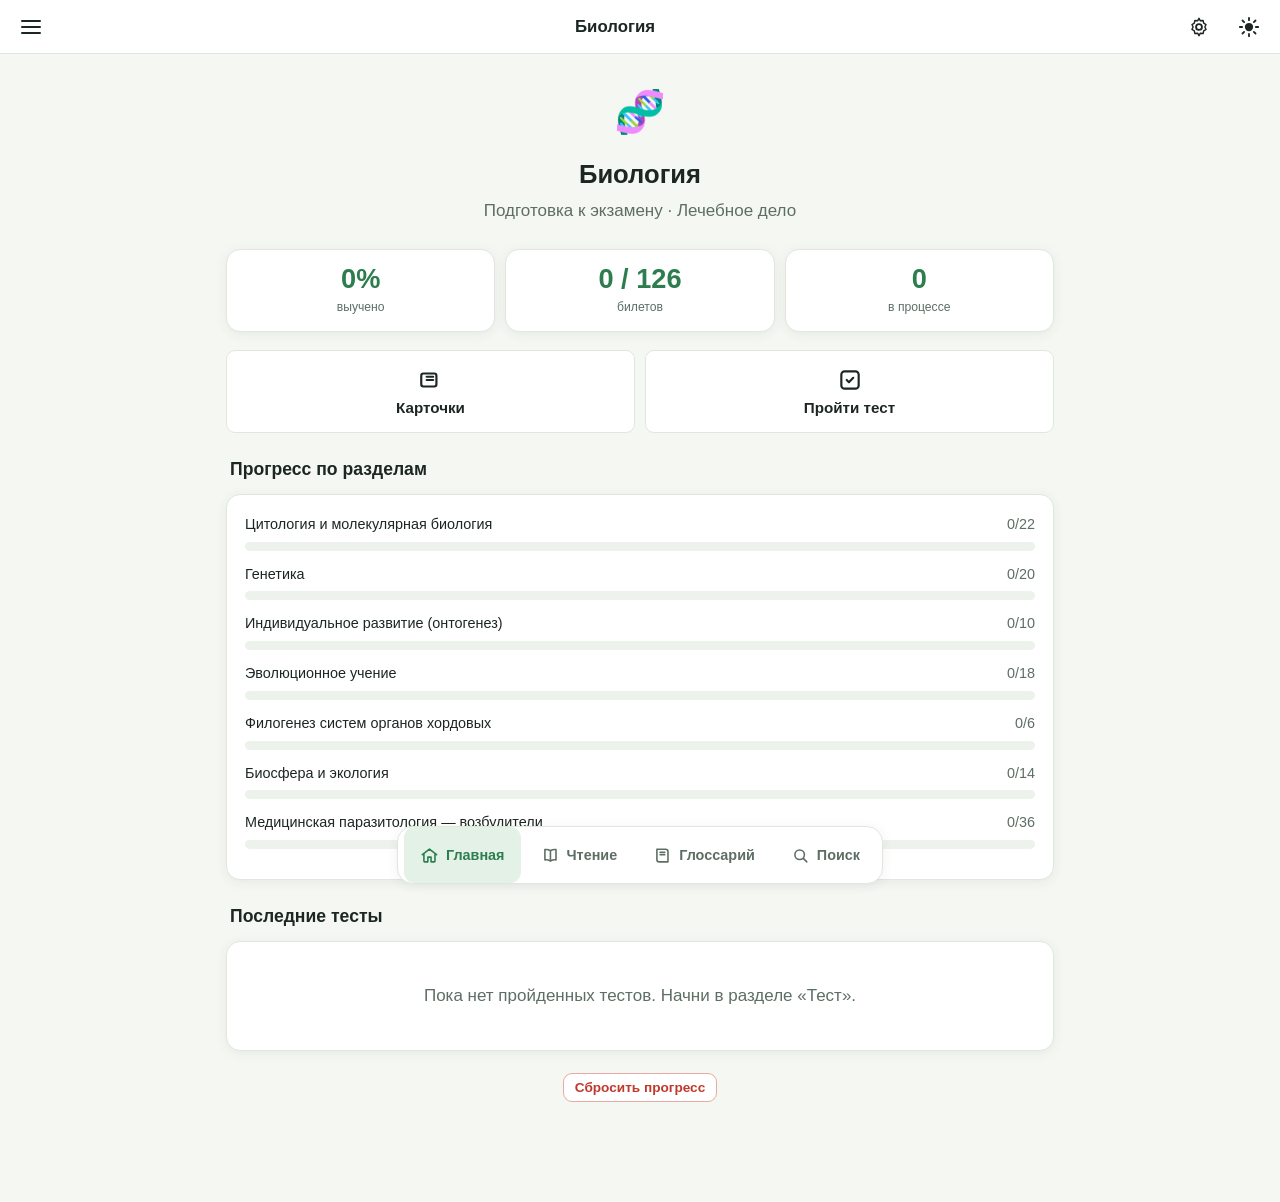
<file: index.html>
<!DOCTYPE html>
<html lang="ru">
<head>
  <meta charset="UTF-8" />
  <meta name="viewport" content="width=device-width, initial-scale=1.0, viewport-fit=cover" />
  <meta name="description" content="Тренажёр для подготовки к экзамену по биологии: чтение, карточки, тесты, поиск." />
  <meta name="theme-color" content="#2e7d4f" />
  <title>Биология · подготовка к экзамену</title>

  <!-- PWA -->
  <link rel="manifest" href="manifest.webmanifest" />
  <link rel="icon" type="image/svg+xml" href="icon.svg" />
  <link rel="icon" type="image/png" sizes="192x192" href="icons/icon-192.png" />
  <link rel="apple-touch-icon" href="icons/apple-touch-icon.png" />
  <meta name="apple-mobile-web-app-capable" content="yes" />
  <meta name="mobile-web-app-capable" content="yes" />
  <meta name="apple-mobile-web-app-status-bar-style" content="default" />
  <meta name="apple-mobile-web-app-title" content="Биология" />

  <link rel="stylesheet" href="styles.css" />
</head>
<body>
  <!-- ── Шапка ─────────────────────────────────────────── -->
  <header class="topbar">
    <button class="icon-btn nav-toggle" id="navToggle" aria-label="Список билетов" aria-expanded="false">
      <svg viewBox="0 0 24 24" width="24" height="24" aria-hidden="true"><path d="M3 6h18M3 12h18M3 18h18" stroke="currentColor" stroke-width="2" stroke-linecap="round"/></svg>
    </button>
    <div class="topbar-title" id="topbarTitle">Биология</div>
    <button class="icon-btn settings-toggle" id="settingsToggle" aria-label="Настройки">
      <svg viewBox="0 0 24 24" width="22" height="22" aria-hidden="true"><circle cx="12" cy="12" r="3.2" fill="none" stroke="currentColor" stroke-width="2"/><path d="M12 2.6l1.5 2.6 3-.4 .6 3 2.6 1.5-1.3 2.7 1.3 2.7-2.6 1.5-.6 3-3-.4L12 21.4 10.5 18.8l-3 .4-.6-3L4.3 14.7l1.3-2.7-1.3-2.7 2.6-1.5 .6-3 3 .4Z" fill="none" stroke="currentColor" stroke-width="1.6" stroke-linejoin="round"/></svg>
    </button>
    <button class="icon-btn theme-toggle" id="themeToggle" aria-label="Сменить тему">
      <svg class="i-sun" viewBox="0 0 24 24" width="22" height="22" aria-hidden="true"><circle cx="12" cy="12" r="4.5" fill="currentColor"/><g stroke="currentColor" stroke-width="2" stroke-linecap="round"><path d="M12 2v2.5M12 19.5V22M2 12h2.5M19.5 12H22M4.9 4.9l1.8 1.8M17.3 17.3l1.8 1.8M19.1 4.9l-1.8 1.8M6.7 17.3l-1.8 1.8"/></g></svg>
      <svg class="i-moon" viewBox="0 0 24 24" width="22" height="22" aria-hidden="true"><path d="M21 12.8A8.5 8.5 0 1 1 11.2 3a6.5 6.5 0 0 0 9.8 9.8Z" fill="currentColor"/></svg>
    </button>
  </header>

  <!-- ── Drawer навигации ──────────────────────────────── -->
  <div class="drawer-scrim" id="drawerScrim" hidden></div>
  <aside class="drawer" id="drawer" aria-hidden="true">
    <div class="drawer-head">
      <div class="seg" role="tablist" aria-label="Вид списка">
        <button class="seg-btn is-active" id="navBySection" role="tab" aria-selected="true">По разделам</button>
        <button class="seg-btn" id="navByNumber" role="tab" aria-selected="false">По билетам</button>
      </div>
    </div>
    <nav class="drawer-list" id="drawerList" aria-label="Навигация по билетам"><!-- наполняется JS --></nav>
  </aside>

  <!-- ── Контент ───────────────────────────────────────── -->
  <main class="main" id="main">
    <section class="view" id="view-home" hidden></section>
    <section class="view" id="view-read" hidden></section>
    <section class="view" id="view-cards" hidden></section>
    <section class="view" id="view-quiz" hidden></section>
    <section class="view" id="view-search" hidden></section>
    <section class="view" id="view-gloss" hidden></section>

    <div class="loading" id="loading">
      <div class="spinner" aria-hidden="true"></div>
      <p>Загружаю конспект…</p>
    </div>
  </main>

  <!-- ── Нижний таб-бар / верхняя навигация ────────────── -->
  <nav class="tabbar" id="tabbar" aria-label="Режимы">
    <button class="tab" data-mode="home"   aria-label="Главная">
      <svg viewBox="0 0 24 24" aria-hidden="true"><path d="M3 11l9-7 9 7M5 10v9a1 1 0 0 0 1 1h4v-6h4v6h4a1 1 0 0 0 1-1v-9" fill="none" stroke="currentColor" stroke-width="2" stroke-linejoin="round" stroke-linecap="round"/></svg>
      <span>Главная</span>
    </button>
    <button class="tab" data-mode="read"   aria-label="Чтение">
      <svg viewBox="0 0 24 24" aria-hidden="true"><path d="M12 6c-2-1.3-4.5-1.8-7-1.5v13c2.5-.3 5 .2 7 1.5 2-1.3 4.5-1.8 7-1.5v-13c-2.5-.3-5 .2-7 1.5Zm0 0v13" fill="none" stroke="currentColor" stroke-width="2" stroke-linejoin="round" stroke-linecap="round"/></svg>
      <span>Чтение</span>
    </button>
    <button class="tab" data-mode="gloss" aria-label="Глоссарий">
      <svg viewBox="0 0 24 24" aria-hidden="true"><path d="M5 4h11a3 3 0 0 1 3 3v13H8a3 3 0 0 1-3-3V4Z" fill="none" stroke="currentColor" stroke-width="2" stroke-linejoin="round"/><path d="M9 8h6M9 11h6" stroke="currentColor" stroke-width="2" stroke-linecap="round"/></svg>
      <span>Глоссарий</span>
    </button>
    <button class="tab" data-mode="search" aria-label="Поиск">
      <svg viewBox="0 0 24 24" aria-hidden="true"><circle cx="11" cy="11" r="6" fill="none" stroke="currentColor" stroke-width="2"/><path d="M16 16l4 4" stroke="currentColor" stroke-width="2" stroke-linecap="round"/></svg>
      <span>Поиск</span>
    </button>
  </nav>

  <script src="vendor/marked.min.js"></script>
  <script type="module" src="js/app.js"></script>
</body>
</html>
</file>
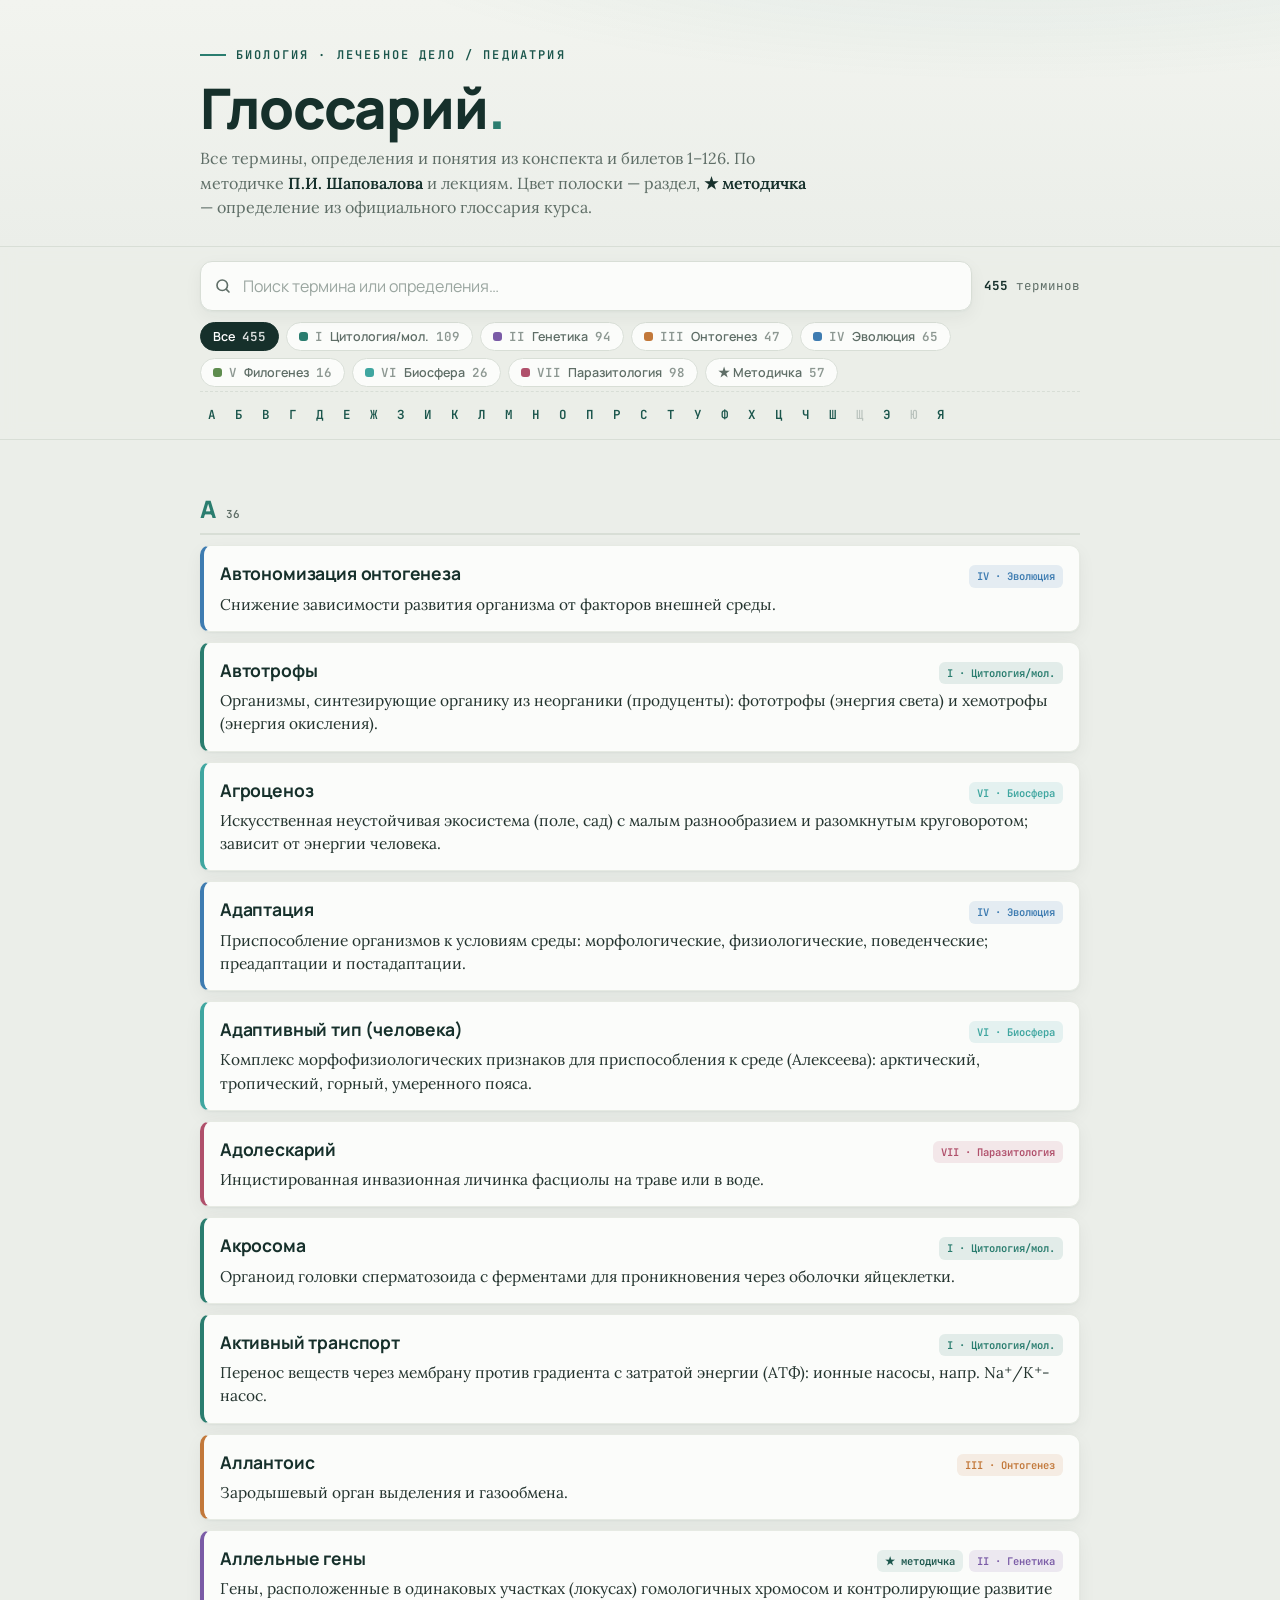
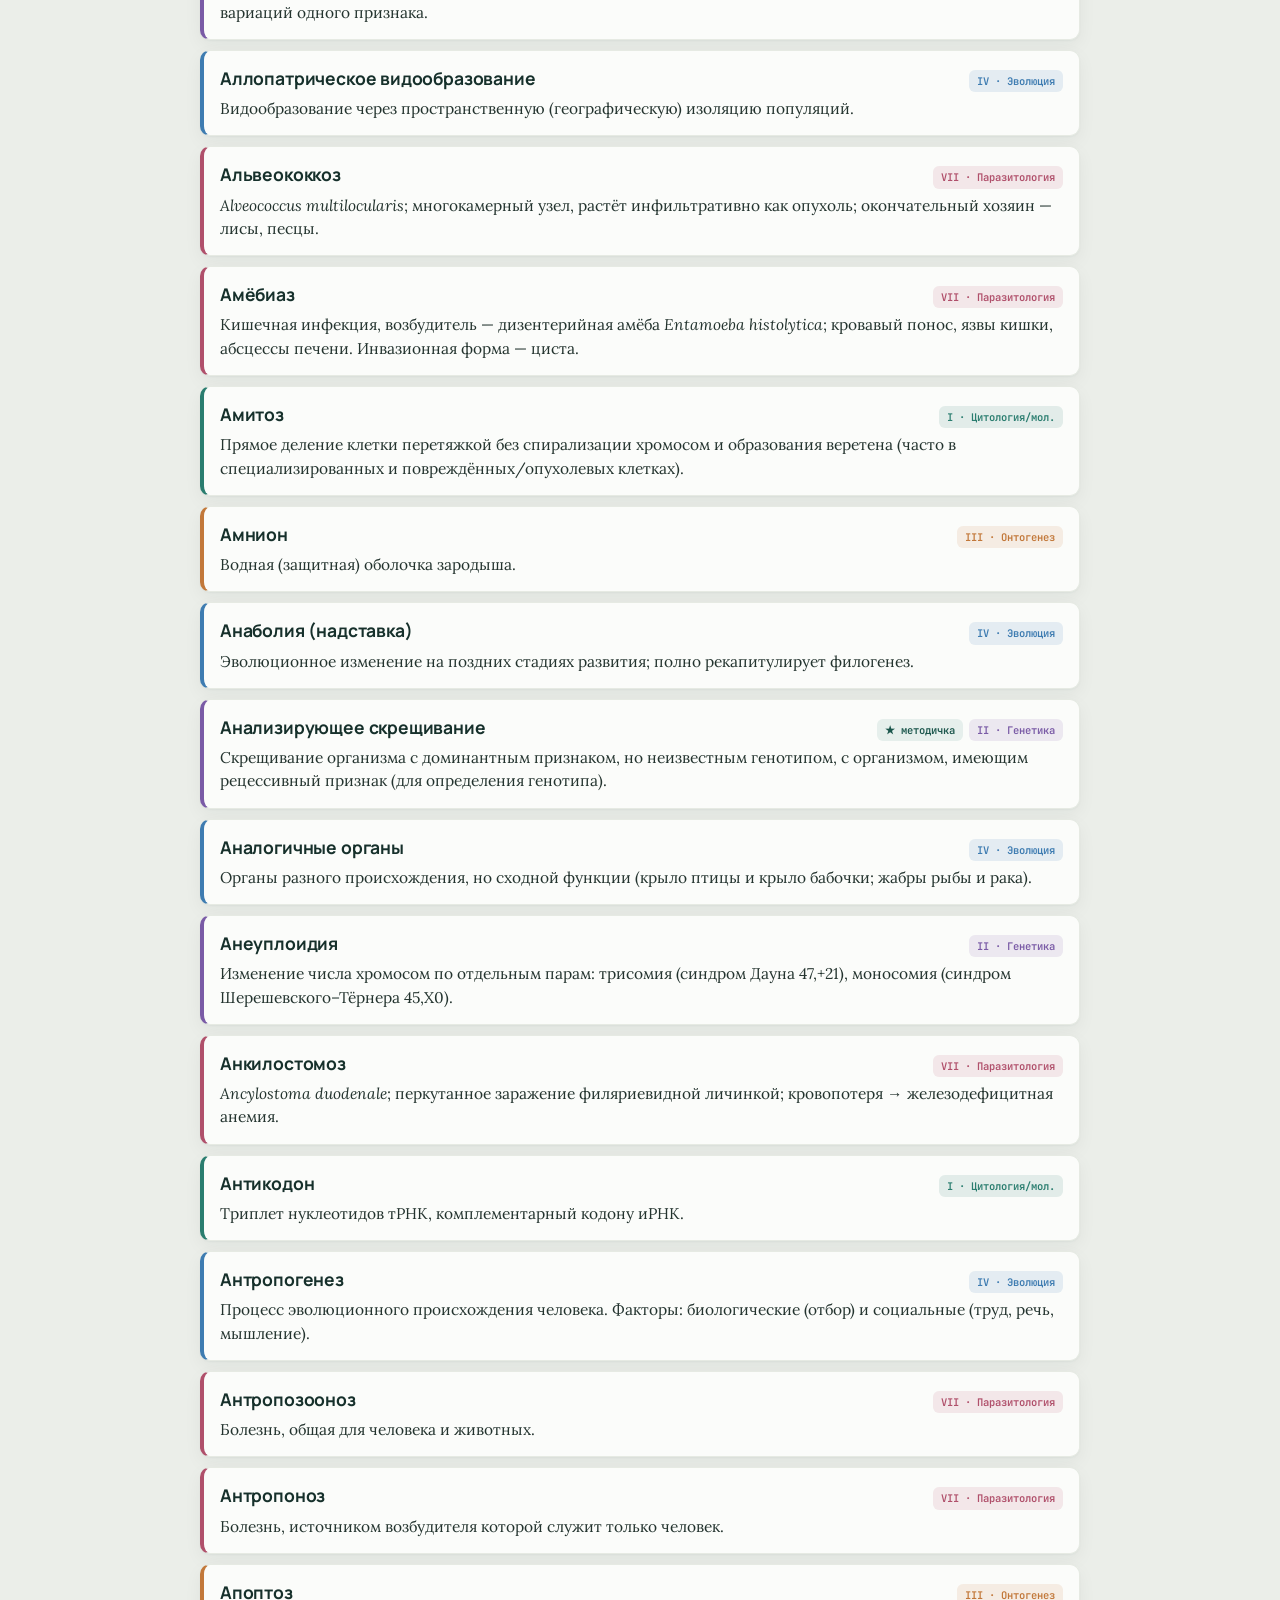
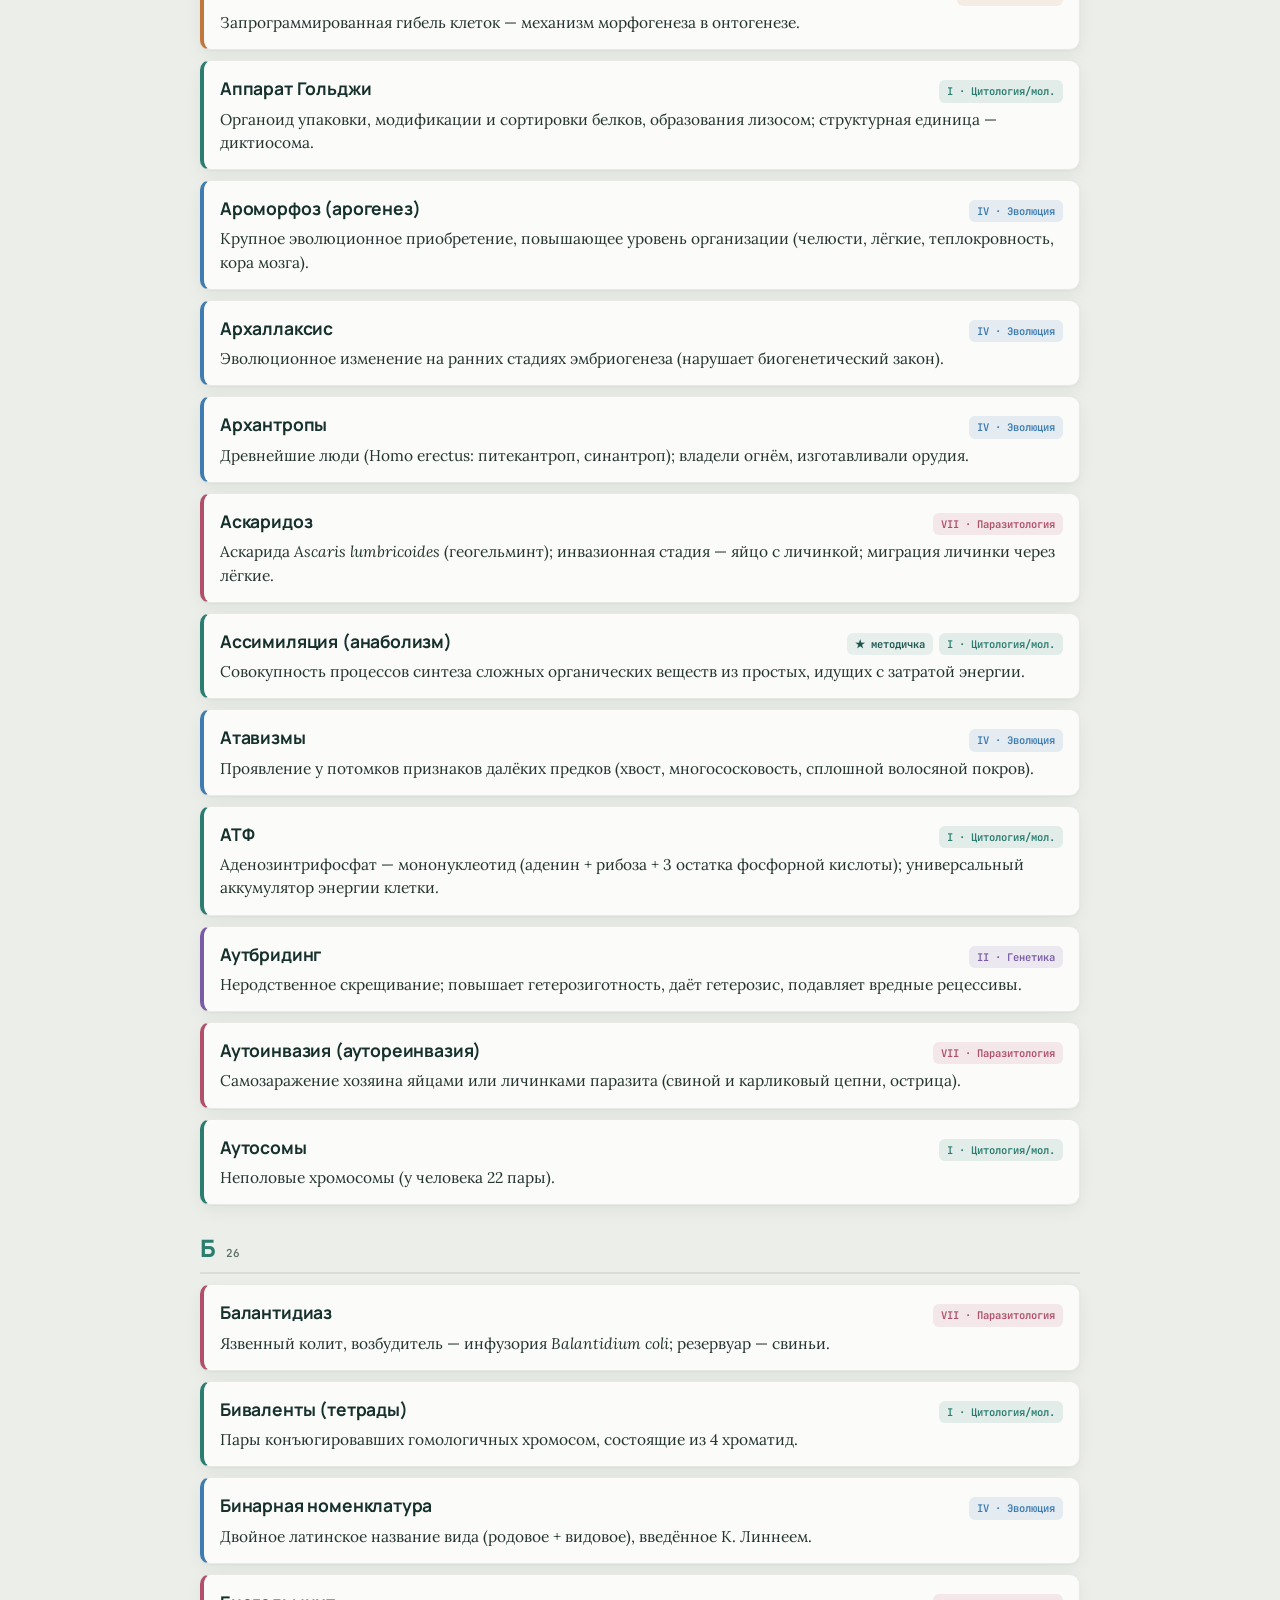
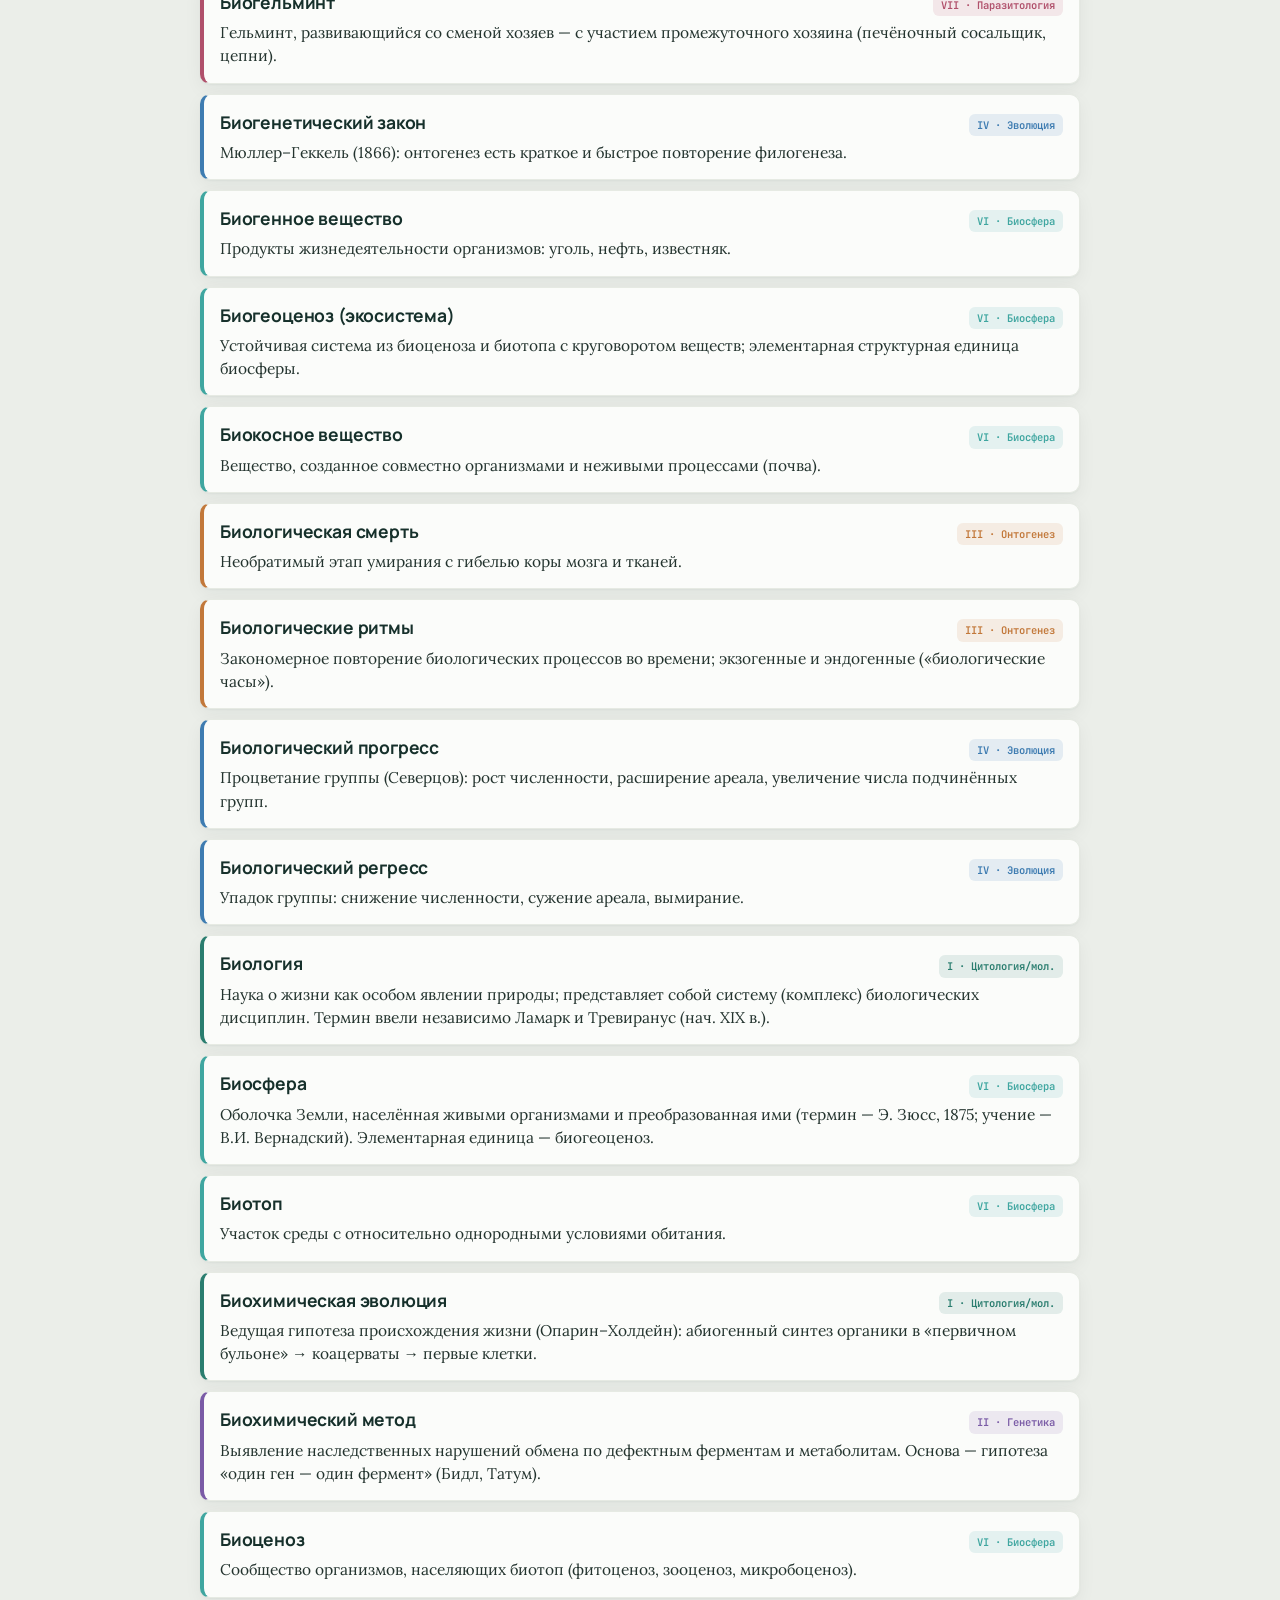
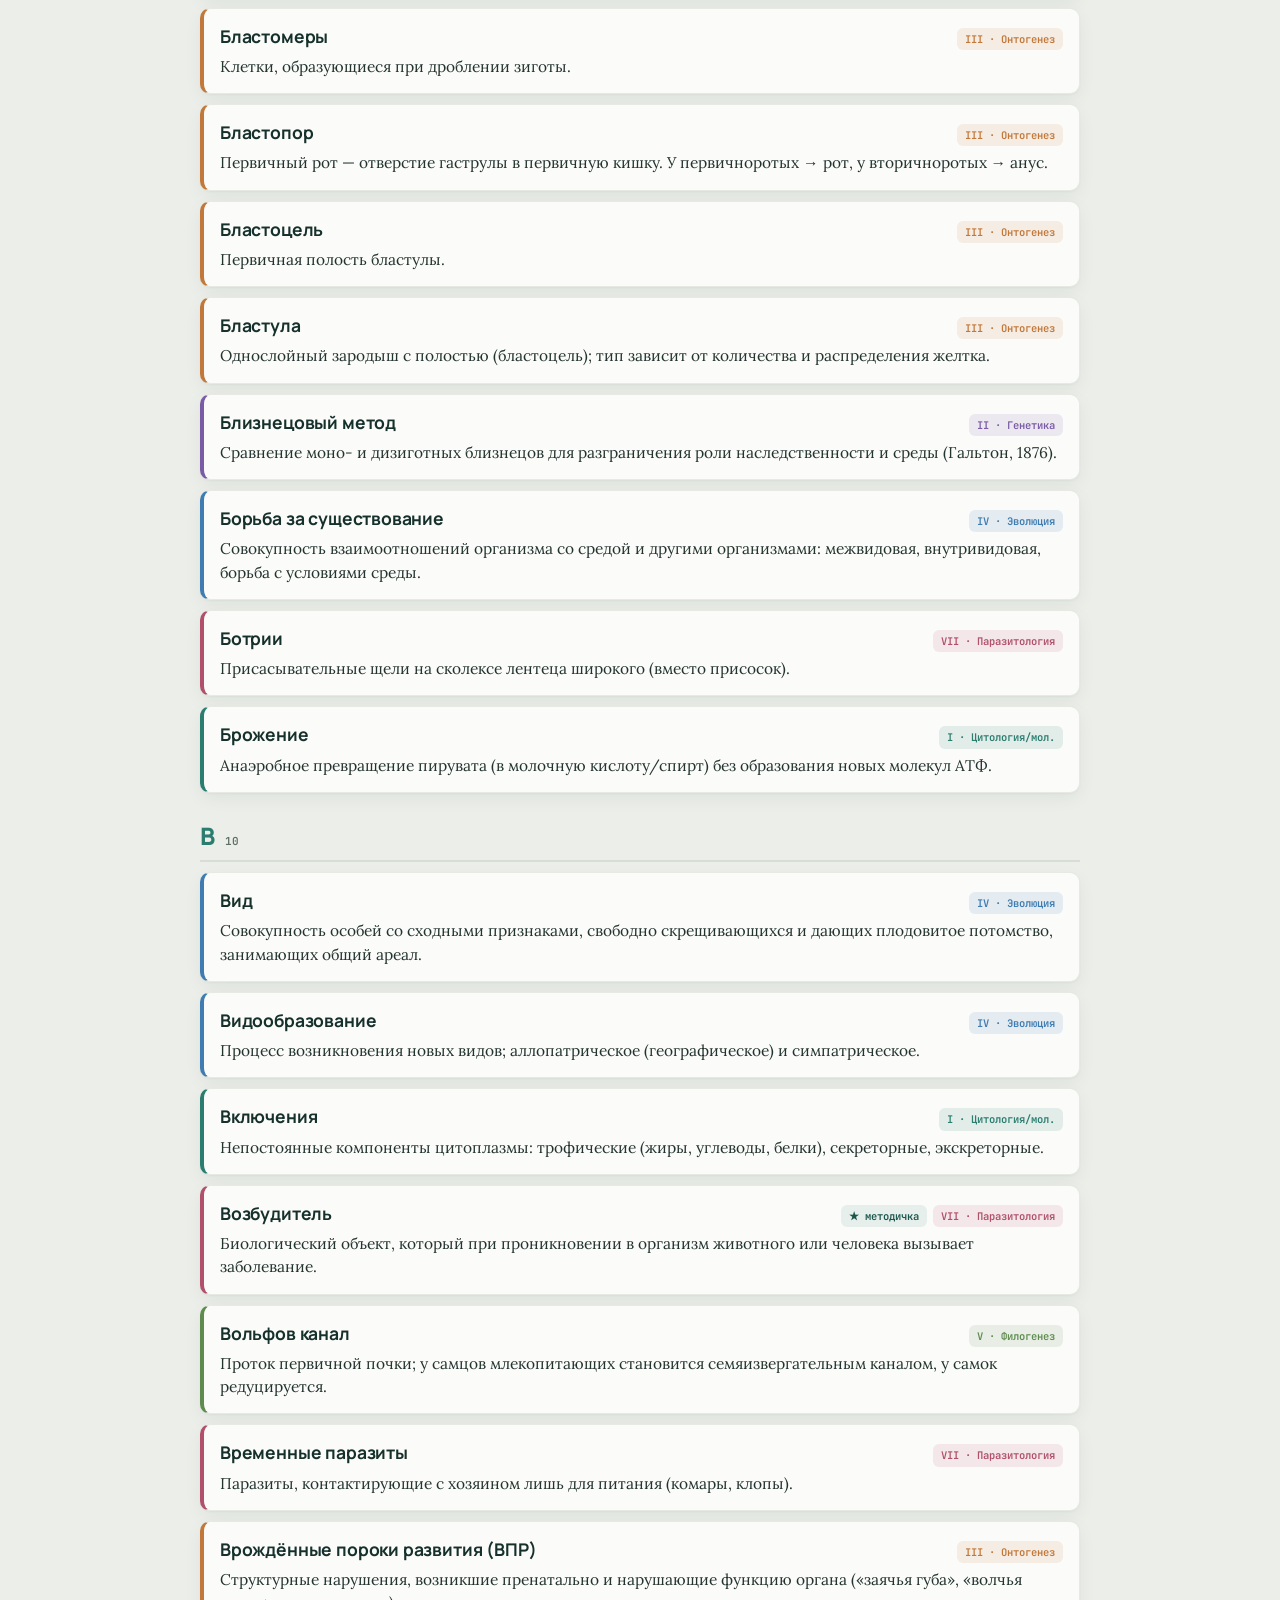
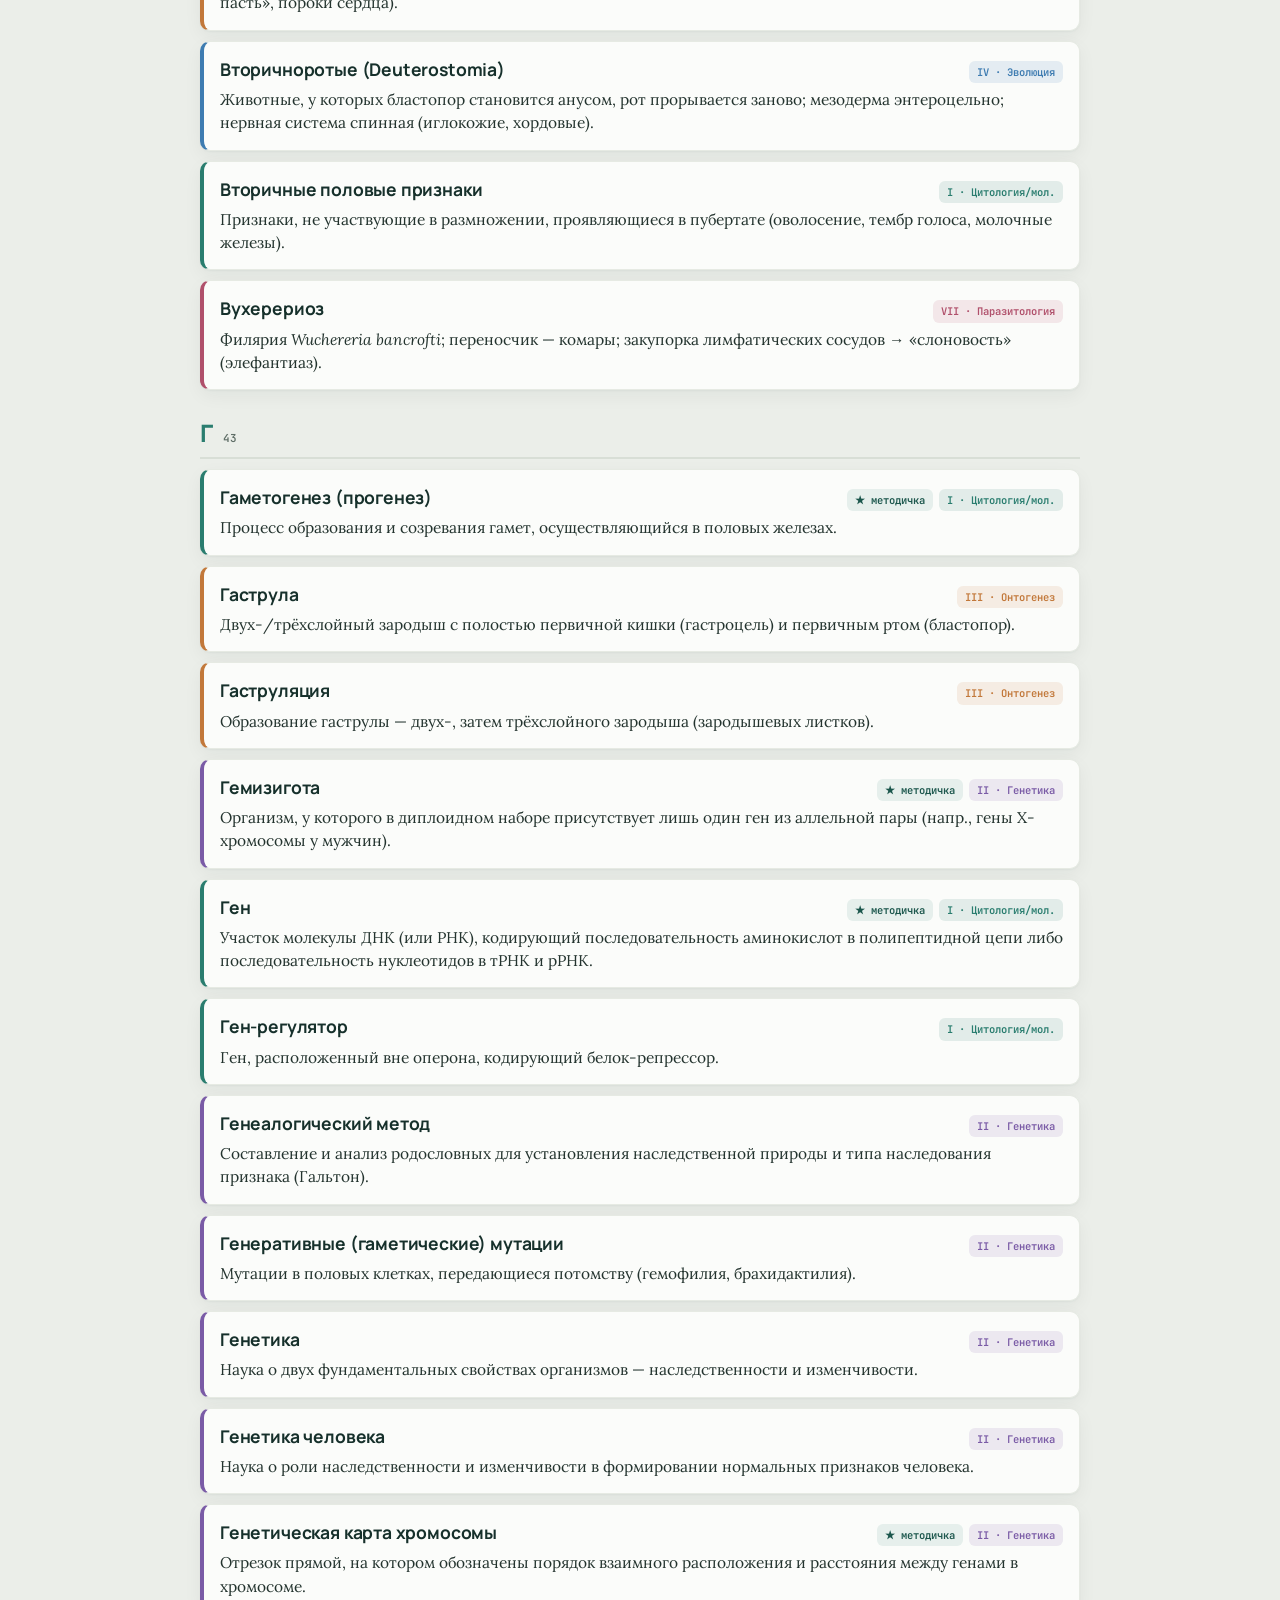
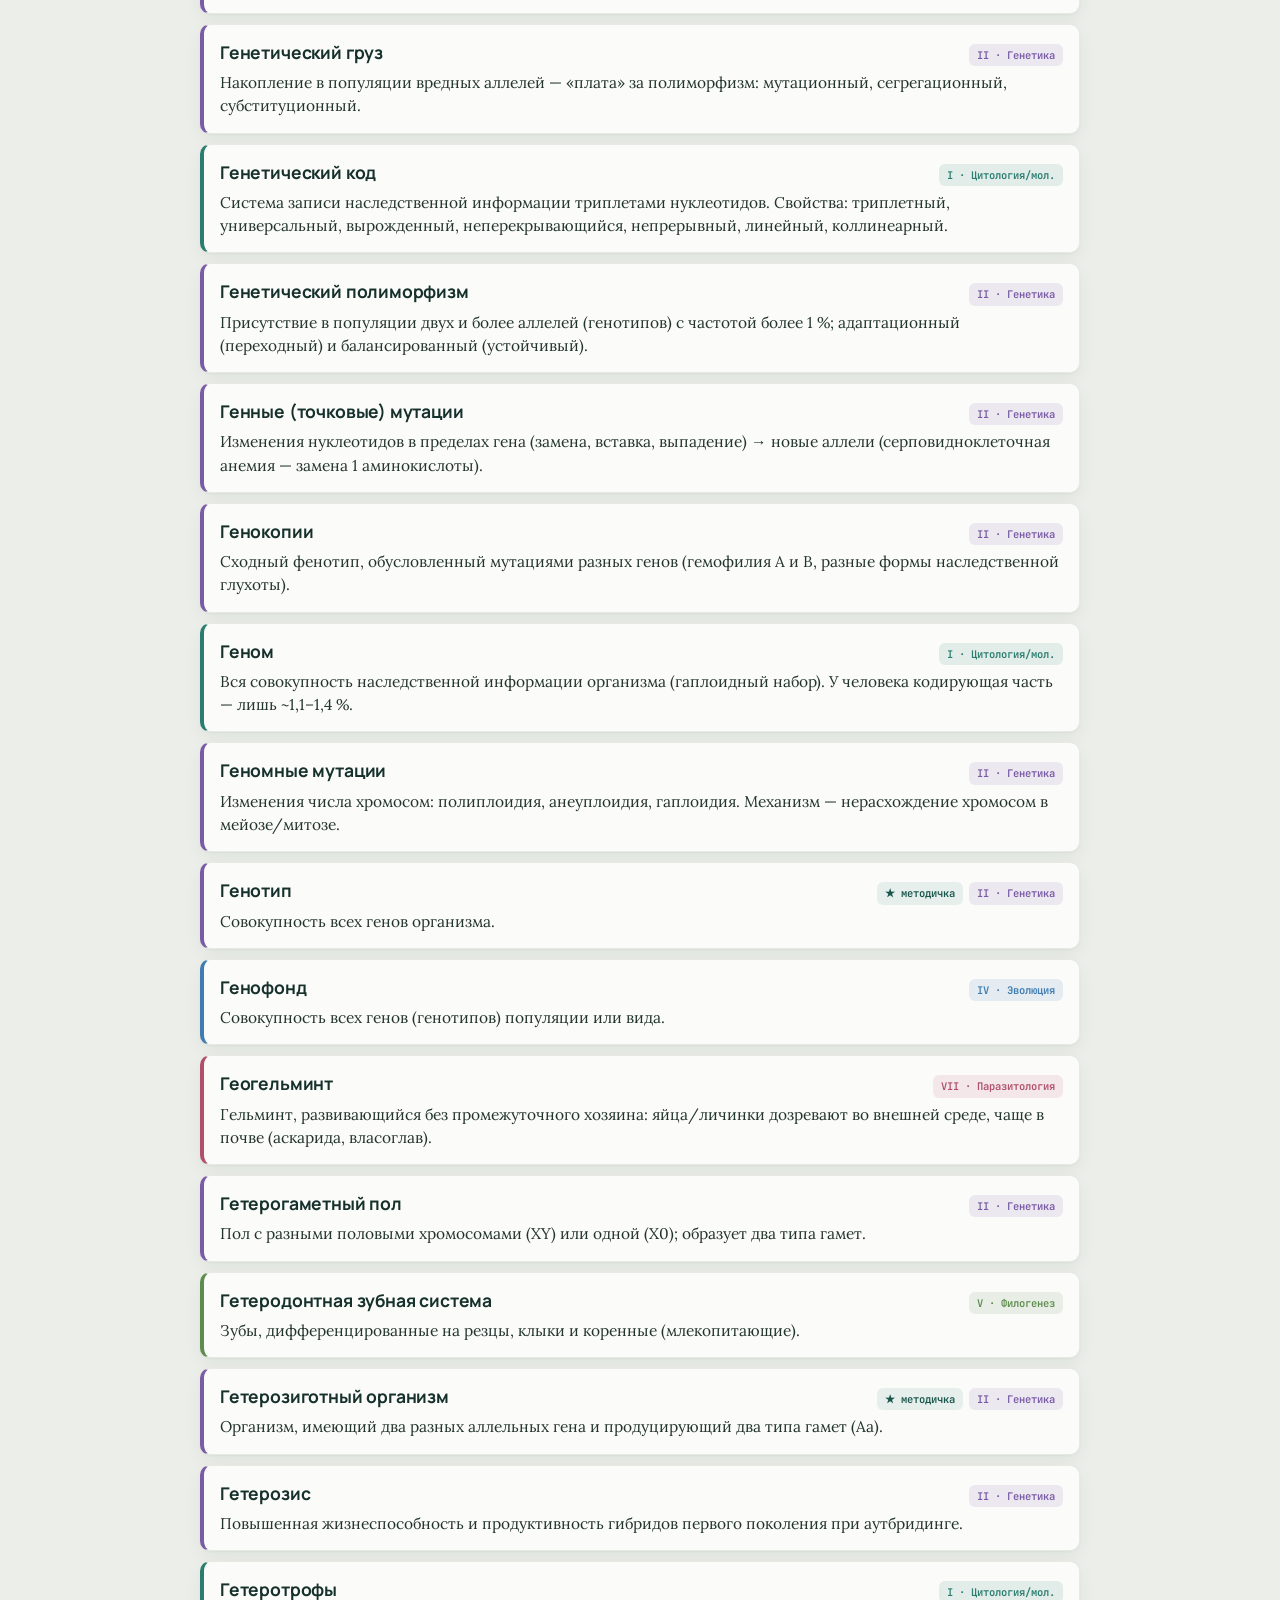
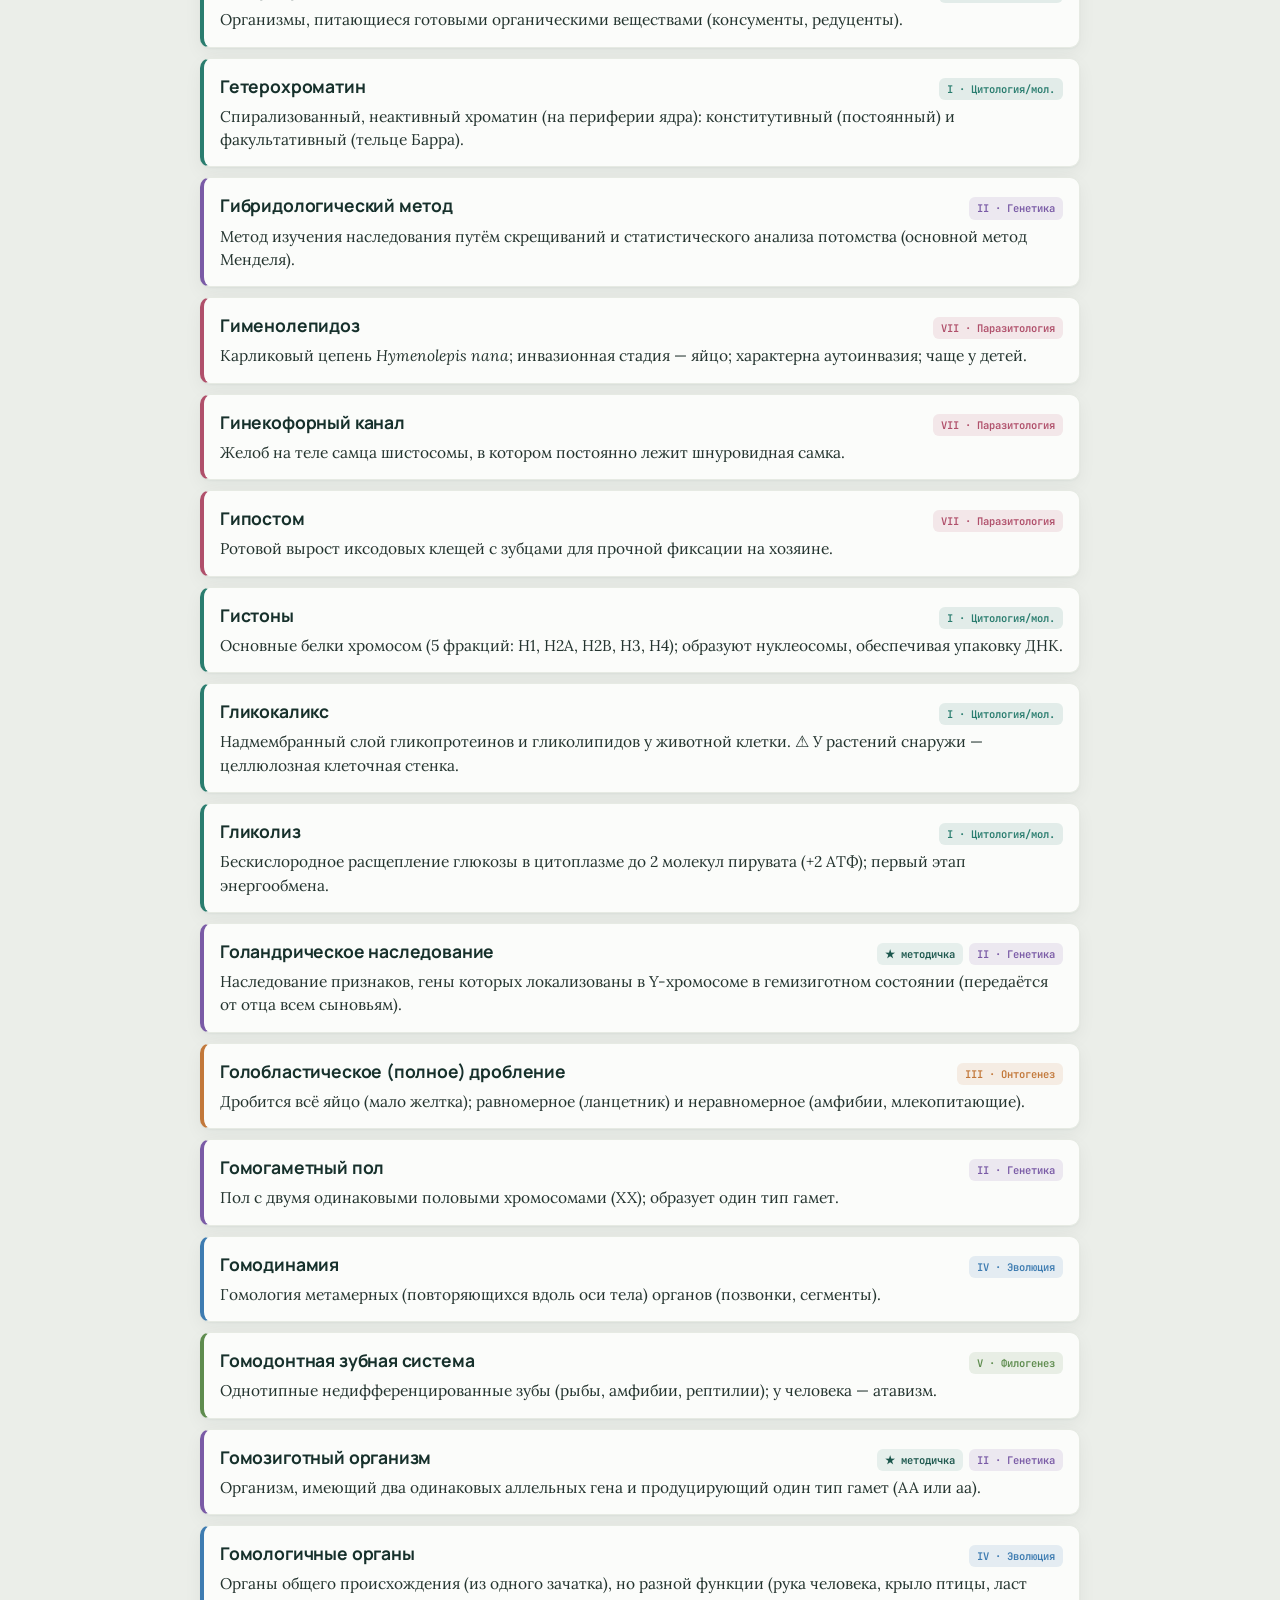
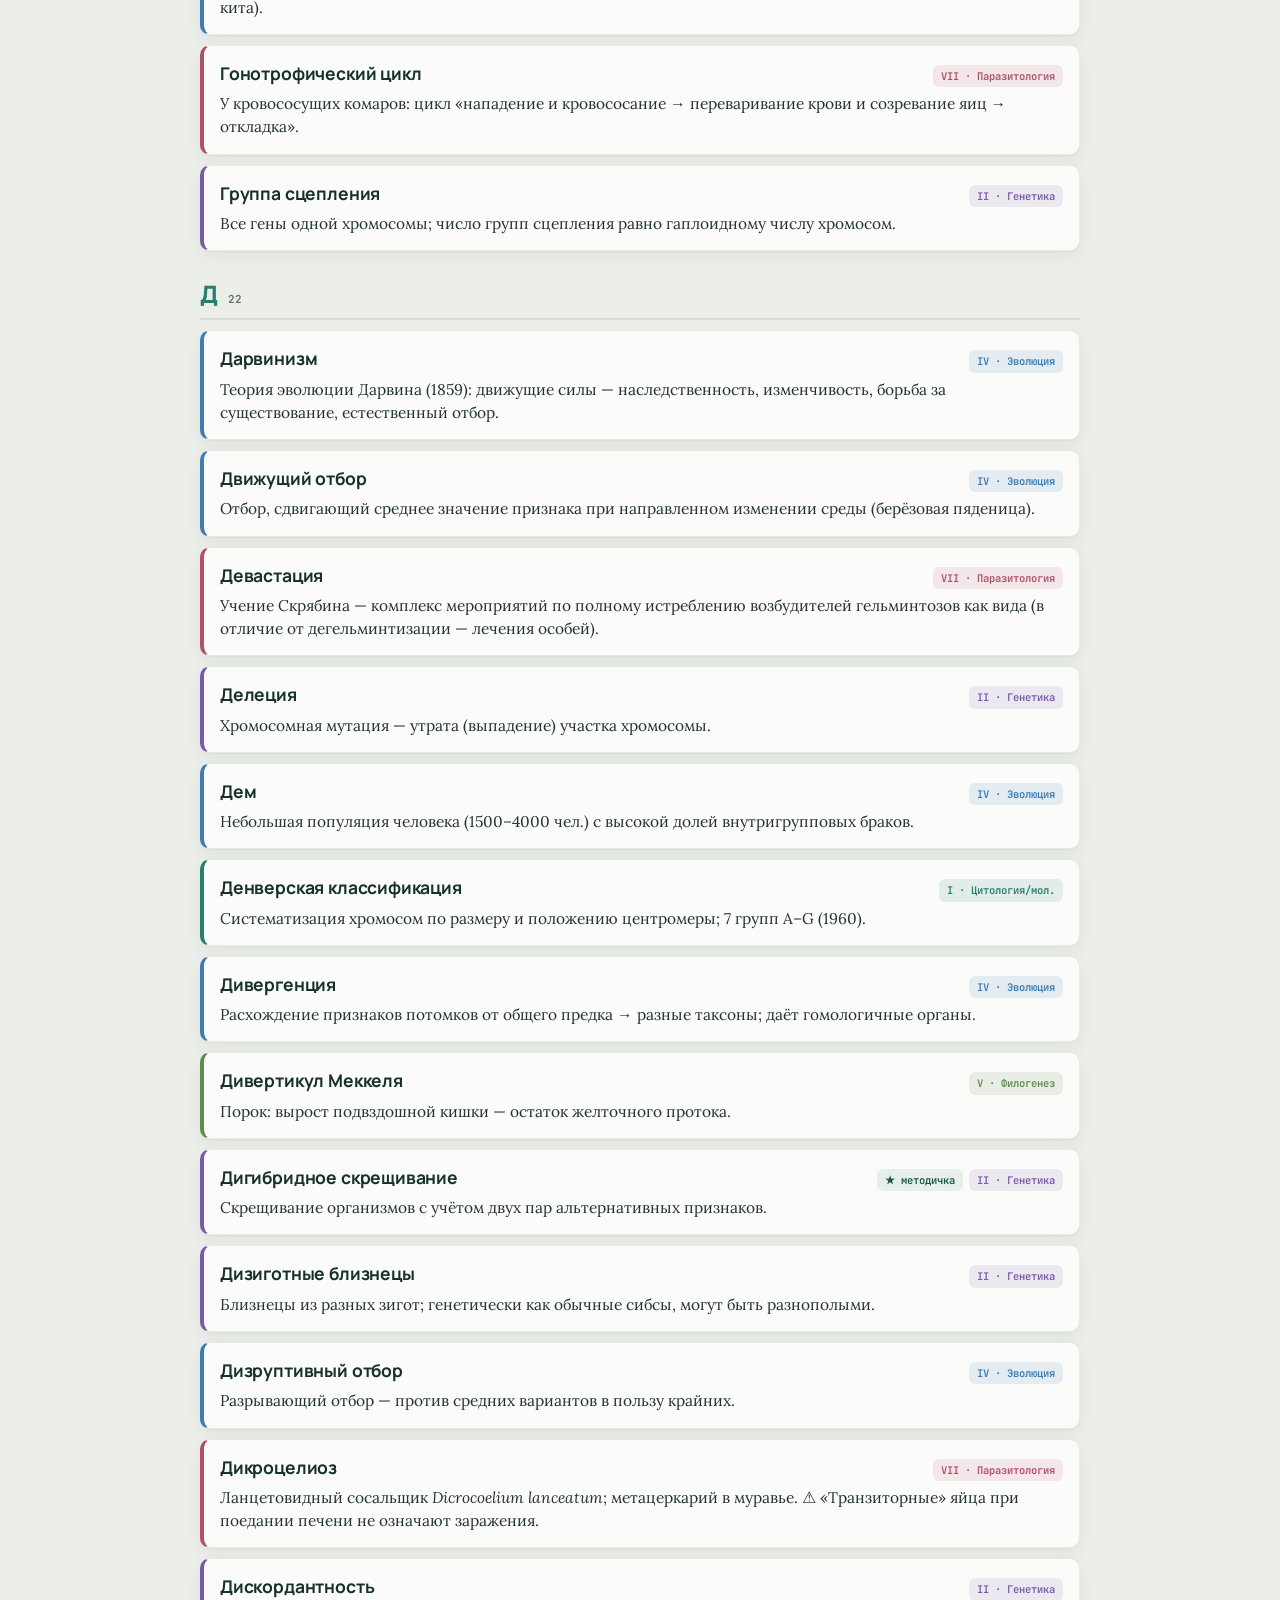
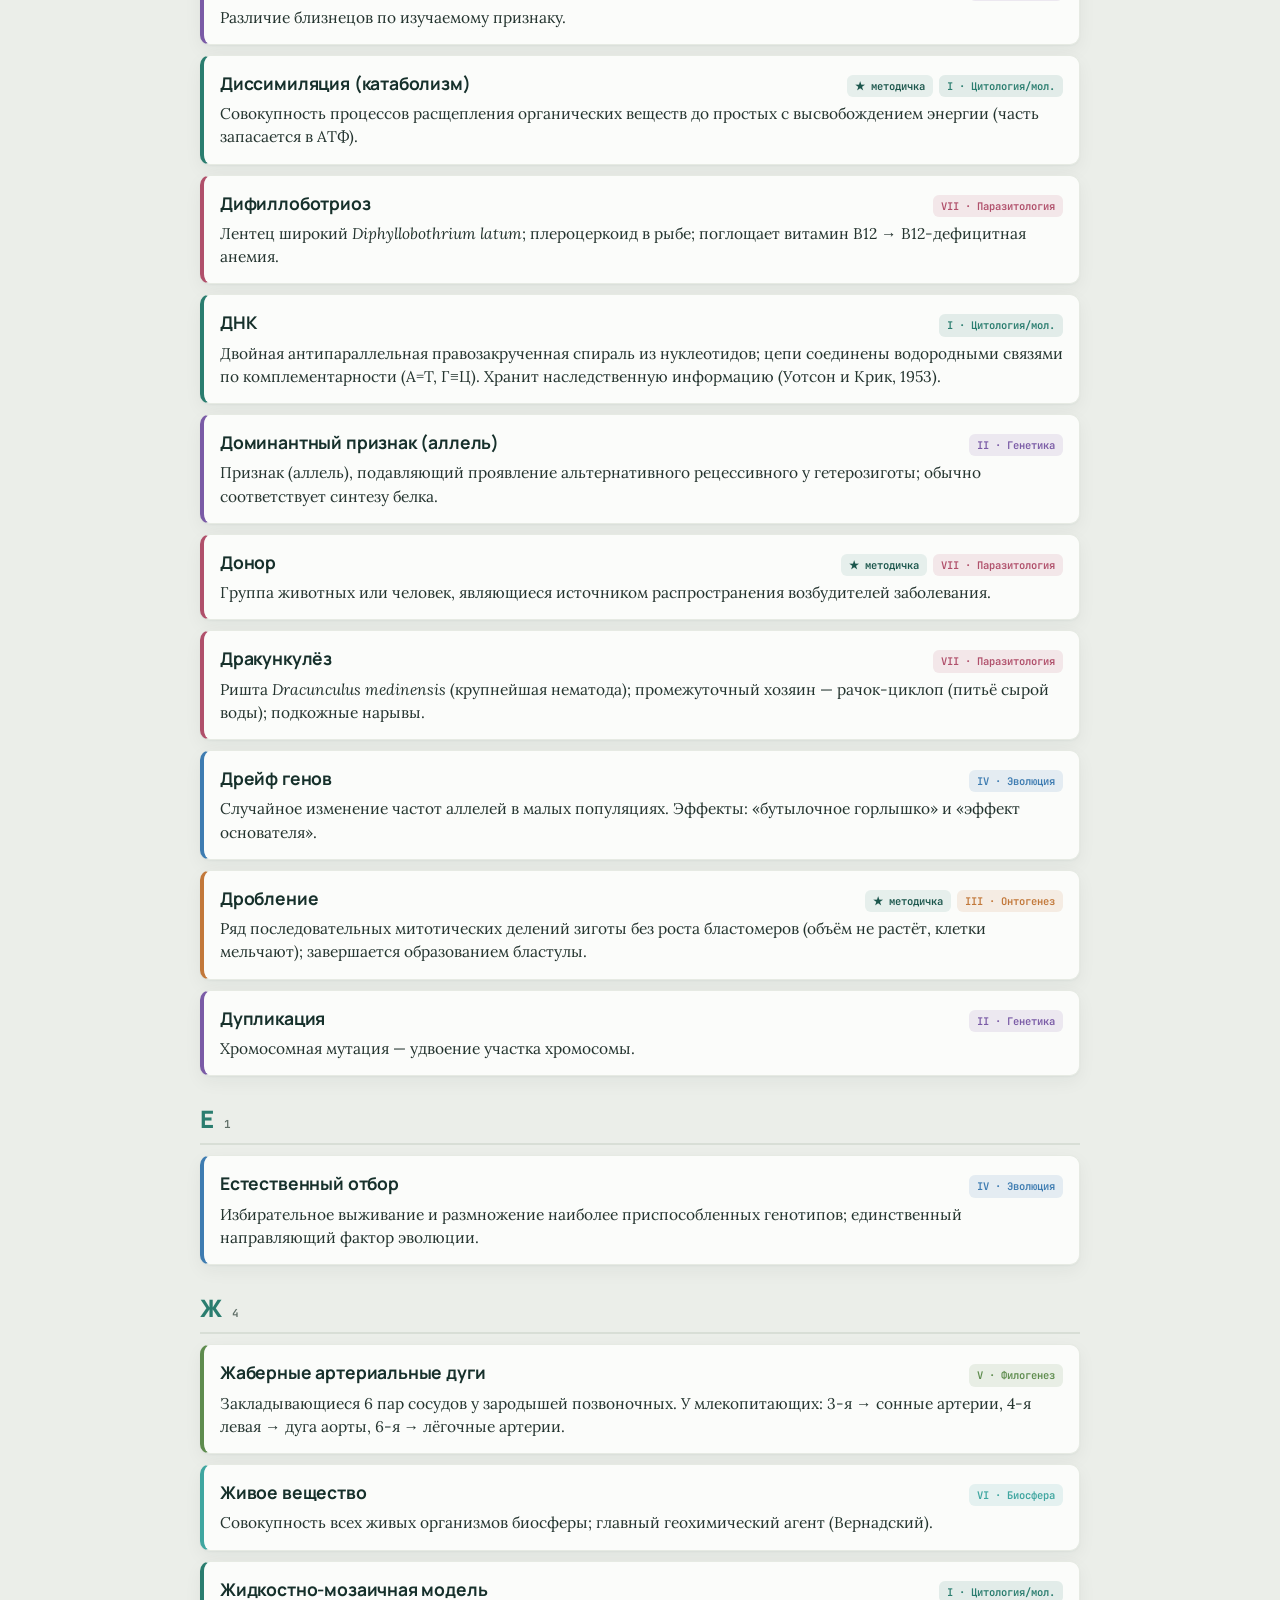
<file: glossary.html>
<!DOCTYPE html>
<html lang="ru">
<head>
<meta charset="UTF-8">
<meta name="viewport" content="width=device-width, initial-scale=1.0">
<title>Глоссарий по биологии · ЛД/Педиатрия</title>
<link rel="preconnect" href="https://fonts.googleapis.com">
<link rel="preconnect" href="https://fonts.gstatic.com" crossorigin>
<link href="https://fonts.googleapis.com/css2?family=Manrope:wght@500;600;700;800&family=Lora:ital,wght@0,400;0,500;0,600;1,400;1,500&family=JetBrains+Mono:wght@500;600&display=swap&subset=cyrillic,latin" rel="stylesheet">
<style>
  :root{
    --paper:#EBEEE9; --surface:#FBFCFA; --ink:#16302B; --muted:#5F6E67;
    --accent:#2A7D6F; --accent-deep:#1B564C; --warn:#B4452E;
    --line:#D8DED6; --line-soft:#E6EAE3;
    --c1:#2A7D6F; --c2:#7A5BA6; --c3:#C2783A; --c4:#3E7CB1;
    --c5:#5E8C4E; --c6:#3FA6A0; --c7:#B0506B;
    --shadow:0 1px 2px rgba(20,48,43,.04), 0 6px 18px rgba(20,48,43,.05);
  }
  *{box-sizing:border-box}
  html{scroll-behavior:smooth}
  @media (prefers-reduced-motion:reduce){html{scroll-behavior:auto}}
  body{
    margin:0; background:var(--paper); color:var(--ink);
    font-family:'Lora',Georgia,serif; font-size:16px; line-height:1.55;
    -webkit-font-smoothing:antialiased; text-rendering:optimizeLegibility;
  }
  .wrap{max-width:920px; margin:0 auto; padding:0 20px}

  /* HEADER */
  header.top{
    background:
      radial-gradient(1200px 300px at 80% -40%, rgba(42,125,111,.10), transparent 60%),
      linear-gradient(180deg,#F2F4EF, var(--paper));
    border-bottom:1px solid var(--line);
    padding:46px 0 26px;
  }
  .eyebrow{
    font-family:'JetBrains Mono',monospace; font-weight:600; font-size:12px;
    letter-spacing:.18em; text-transform:uppercase; color:var(--accent-deep);
    display:flex; align-items:center; gap:10px; margin:0 0 14px;
  }
  .eyebrow::before{content:""; width:26px; height:2px; background:var(--accent); display:inline-block}
  h1{
    font-family:'Manrope',sans-serif; font-weight:800; letter-spacing:-.02em;
    font-size:clamp(34px,6vw,56px); line-height:1.02; margin:0 0 10px;
  }
  h1 .dot{color:var(--accent)}
  .sub{font-size:16px; color:var(--muted); margin:0; max-width:62ch}
  .sub b{color:var(--ink); font-weight:600}

  /* CONTROLS (sticky) */
  .controls{
    position:sticky; top:0; z-index:30;
    background:rgba(235,238,233,.92); backdrop-filter:saturate(140%) blur(8px);
    border-bottom:1px solid var(--line); padding:14px 0 10px;
  }
  .searchrow{display:flex; gap:12px; align-items:center; flex-wrap:wrap}
  .searchbox{position:relative; flex:1 1 320px; min-width:220px}
  .searchbox svg{position:absolute; left:14px; top:50%; transform:translateY(-50%); color:var(--muted)}
  #q{
    width:100%; padding:13px 14px 13px 42px; border:1.5px solid var(--line);
    border-radius:12px; background:var(--surface); color:var(--ink);
    font-family:'Manrope',sans-serif; font-size:16px; box-shadow:var(--shadow);
    transition:border-color .15s, box-shadow .15s;
  }
  #q::placeholder{color:#9aa6a0}
  #q:focus{outline:none; border-color:var(--accent); box-shadow:0 0 0 4px rgba(42,125,111,.14)}
  .count{
    font-family:'JetBrains Mono',monospace; font-size:12.5px; color:var(--muted);
    white-space:nowrap;
  }
  .count b{color:var(--ink)}
  .pills{display:flex; gap:7px; flex-wrap:wrap; margin-top:11px}
  .pill{
    font-family:'Manrope',sans-serif; font-weight:600; font-size:12.5px;
    padding:6px 12px; border-radius:999px; border:1.5px solid var(--line);
    background:var(--surface); color:var(--muted); cursor:pointer; user-select:none;
    transition:all .14s; display:inline-flex; align-items:center; gap:7px; line-height:1.2;
  }
  .pill .rom{font-family:'JetBrains Mono',monospace; font-weight:600; opacity:.7}
  .pill:hover{border-color:var(--accent); color:var(--ink)}
  .pill[aria-pressed="true"]{background:var(--ink); color:#fff; border-color:var(--ink)}
  .pill[aria-pressed="true"] .rom{opacity:.85}
  .pill .swatch{width:9px; height:9px; border-radius:3px; flex:none}
  .pill.meth[aria-pressed="true"]{background:var(--accent); border-color:var(--accent)}

  /* ALPHABET RAIL */
  .alpha{
    display:flex; gap:3px; flex-wrap:wrap; padding:11px 0 2px; margin-top:4px;
    border-top:1px dashed var(--line);
  }
  .alpha a{
    font-family:'JetBrains Mono',monospace; font-weight:600; font-size:12.5px;
    width:24px; height:24px; display:grid; place-items:center; border-radius:7px;
    color:var(--accent-deep); text-decoration:none; transition:background .12s,color .12s;
  }
  .alpha a:hover{background:rgba(42,125,111,.14)}
  .alpha a.empty{color:#b9c2bc; pointer-events:none}

  /* MAIN */
  main{padding:26px 0 60px}
  .letterblock{margin:0 0 8px}
  .letter{
    font-family:'Manrope',sans-serif; font-weight:800; font-size:24px;
    color:var(--accent); margin:24px 0 10px; padding-bottom:6px;
    border-bottom:2px solid var(--line); scroll-margin-top:230px;
    display:flex; align-items:baseline; gap:10px;
  }
  .letter .lc{font-family:'JetBrains Mono',monospace; font-size:11px; font-weight:600; color:var(--muted)}

  .card{
    background:var(--surface); border:1px solid var(--line-soft);
    border-left:4px solid var(--cc,var(--accent)); border-radius:10px;
    padding:14px 16px 15px; margin:0 0 10px; box-shadow:var(--shadow);
  }
  .card .head{display:flex; align-items:baseline; gap:10px; flex-wrap:wrap; margin-bottom:5px}
  .term{font-family:'Manrope',sans-serif; font-weight:700; font-size:17.5px; letter-spacing:-.01em; margin:0}
  .term i{font-style:italic; font-weight:600}
  .term mark{background:#FBE7A6; color:inherit; border-radius:3px; padding:0 1px}
  .tags{display:flex; gap:6px; align-items:center; flex-wrap:wrap; margin-left:auto}
  .tag{
    font-family:'JetBrains Mono',monospace; font-size:10.5px; font-weight:600;
    padding:3px 8px; border-radius:6px; white-space:nowrap;
    background:color-mix(in srgb, var(--cc) 12%, transparent); color:var(--cc);
  }
  .star{font-family:'JetBrains Mono',monospace; font-size:10.5px; font-weight:600; color:var(--accent-deep);
    background:rgba(42,125,111,.10); padding:3px 8px; border-radius:6px; white-space:nowrap}
  .def{margin:0; color:#23332E; font-size:15.5px; line-height:1.5}
  .def i{font-style:italic}
  .def b{font-weight:600; color:var(--ink)}

  .empty-msg{
    text-align:center; padding:54px 20px; color:var(--muted);
    font-family:'Manrope',sans-serif; display:none;
  }
  .empty-msg b{color:var(--ink); font-weight:700; display:block; font-size:19px; margin-bottom:6px}

  footer{border-top:1px solid var(--line); padding:24px 0 50px; color:var(--muted); font-size:13.5px}
  footer .legend{display:flex; gap:16px; flex-wrap:wrap; align-items:center; font-family:'Manrope',sans-serif; font-size:12.5px}
  footer .li{display:inline-flex; align-items:center; gap:6px}
  footer .li i{width:11px;height:11px;border-radius:3px;display:inline-block;font-style:normal}
  footer p{margin:14px 0 0; max-width:70ch}

  @media (max-width:560px){
    header.top{padding:34px 0 20px}
    .letter{scroll-margin-top:264px}
    .tags{margin-left:0; width:100%}
    .alpha a{width:22px;height:22px}
  }
</style>
</head>
<body>

<header class="top">
  <div class="wrap">
    <p class="eyebrow">Биология · Лечебное дело / Педиатрия</p>
    <h1>Глоссарий<span class="dot">.</span></h1>
    <p class="sub">Все термины, определения и понятия из конспекта и билетов 1–126. По методичке <b>П.И. Шаповалова</b> и лекциям. Цвет полоски — раздел, <b>★ методичка</b> — определение из официального глоссария курса.</p>
  </div>
</header>

<div class="controls">
  <div class="wrap">
    <div class="searchrow">
      <div class="searchbox">
        <svg width="18" height="18" viewBox="0 0 24 24" fill="none" stroke="currentColor" stroke-width="2.2" stroke-linecap="round"><circle cx="11" cy="11" r="7"/><path d="m20 20-3.2-3.2"/></svg>
        <input id="q" type="search" placeholder="Поиск термина или определения…" autocomplete="off" spellcheck="false" aria-label="Поиск по глоссарию">
      </div>
      <div class="count" id="count">—</div>
    </div>
    <div class="pills" id="pills"></div>
    <nav class="alpha" id="alpha" aria-label="Алфавитный указатель"></nav>
  </div>
</div>

<main>
  <div class="wrap">
    <div id="list"></div>
    <div class="empty-msg" id="empty"><b>Ничего не найдено</b>Попробуйте другое слово или сбросьте фильтр раздела.</div>
  </div>
</main>

<footer>
  <div class="wrap">
    <div class="legend" id="legend"></div>
    <p>Учебный материал для самоподготовки. Определения сжаты до экзаменного минимума; полные разборы каждого билета — в расширенном конспекте.</p>
  </div>
</footer>

<script>
const GLOSSARY = [
{t:'Биология',c:'c1',d:'Наука о жизни как особом явлении природы; представляет собой систему (комплекс) биологических дисциплин. Термин ввели независимо Ламарк и Тревиранус (нач. XIX в.).'},
{t:'Жизнь',c:'c1',m:1,d:'Способ существования белковых тел и нуклеиновых кислот, существенный момент которого — постоянный обмен веществ со средой; с прекращением обмена жизнь прекращается.'},
{t:'Уровни организации живого',c:'c1',d:'Иерархия живых систем: молекулярно-генетический → клеточный → тканевый → органный → организменный → популяционно-видовой → биогеоценотический → биосферный.'},
{t:'Свойства живого',c:'c1',d:'Обмен веществ и энергии, самовоспроизведение, наследственность, изменчивость, рост и развитие, раздражимость, саморегуляция, дискретность и целостность.'},
{t:'Коацерваты',c:'c1',d:'Капли концентрированных органических полимеров, отграниченные от среды; обладали примитивным обменом, росли и делились (этап происхождения жизни; Опарин, 1924).'},
{t:'Биохимическая эволюция',c:'c1',d:'Ведущая гипотеза происхождения жизни (Опарин–Холдейн): абиогенный синтез органики в «первичном бульоне» → коацерваты → первые клетки.'},
{t:'Клеточная теория',c:'c1',d:'Клетка — элементарная структурно-функциональная единица живого; клетки сходны по строению; возникают делением материнской; формируют многоклеточный организм. Авторы — Шлейден и Шванн (1838–39), дополнил Вирхов («всякая клетка от клетки»).'},
{t:'Прокариоты',c:'c1',d:'Организмы без оформленного ядра и мембранных органоидов (бактерии, цианобактерии); рибосомы 70S.'},
{t:'Эукариоты',c:'c1',d:'Организмы с оформленным ядром и мембранными органоидами; рибосомы 80S.'},
{t:'Плазмолемма (клеточная мембрана)',c:'c1',d:'Поверхностная мембрана клетки по жидкостно-мозаичной модели: бислой липидов (гидрофильные головки наружу, гидрофобные хвосты внутрь) + белки + углеводы. Функции: барьер, транспорт, рецепция.'},
{t:'Жидкостно-мозаичная модель',c:'c1',d:'Модель строения мембраны: подвижный бислой липидов с «мозаикой» встроенных белков (периферических, полуинтегральных, интегральных).'},
{t:'Гликокаликс',c:'c1',d:'Надмембранный слой гликопротеинов и гликолипидов у животной клетки. ⚠ У растений снаружи — целлюлозная клеточная стенка.'},
{t:'Пассивный транспорт',c:'c1',d:'Перенос веществ через мембрану по градиенту концентрации без затрат энергии: диффузия, осмос, облегчённая диффузия.'},
{t:'Активный транспорт',c:'c1',d:'Перенос веществ через мембрану против градиента с затратой энергии (АТФ): ионные насосы, напр. Na⁺/K⁺-насос.'},
{t:'Эндоцитоз',c:'c1',d:'Захват веществ клеткой впячиванием мембраны: фагоцитоз (твёрдые частицы) и пиноцитоз (жидкость).'},
{t:'Цитоплазма',c:'c1',d:'Внутренняя среда клетки (гиалоплазма с органоидами и включениями); способна к обратимым переходам золь ⇄ гель.'},
{t:'Включения',c:'c1',d:'Непостоянные компоненты цитоплазмы: трофические (жиры, углеводы, белки), секреторные, экскреторные.'},
{t:'Ядро',c:'c1',d:'Двумембранный органоид с порами; содержит нуклеоплазму, хроматин и ядрышко; хранит и реализует наследственную информацию.'},
{t:'Хроматин',c:'c1',d:'Комплекс ДНК с белками (гистонами) в ядре — деконденсированная форма хромосом.'},
{t:'Ядрышко',c:'c1',d:'Структура ядра, где синтезируется рРНК и собираются субъединицы рибосом.'},
{t:'Симбиотическая теория',c:'c1',d:'Происхождение митохондрий, пластид и ресничек эукариот от симбиотических бактерий, поселившихся в клетке-хозяине.'},
{t:'Инвагинационная теория',c:'c1',d:'Происхождение мембранных органоидов эукариот путём впячивания (инвагинации) оболочки аэробного прокариота.'},
{t:'Митохондрии',c:'c1',d:'Двумембранные органоиды аэробного дыхания и синтеза АТФ; внутренняя мембрана образует кристы; имеют кольцевую ДНК и рибосомы.'},
{t:'Кристы',c:'c1',d:'Складки внутренней мембраны митохондрий, увеличивающие поверхность для ферментов дыхательной цепи.'},
{t:'Пластиды',c:'c1',d:'Двумембранные органоиды растений: хлоропласты (фотосинтез, хлорофилл), лейкопласты (запас), хромопласты (пигменты, окраска).'},
{t:'ЭПС (эндоплазматическая сеть)',c:'c1',d:'Система мембранных канальцев: шероховатая (с рибосомами — синтез белка) и гладкая (синтез липидов, стероидов).'},
{t:'Аппарат Гольджи',c:'c1',d:'Органоид упаковки, модификации и сортировки белков, образования лизосом; структурная единица — диктиосома.'},
{t:'Лизосомы',c:'c1',d:'Одномембранные пузырьки с гидролитическими ферментами (активны в кислой среде); внутриклеточное переваривание.'},
{t:'Рибосомы',c:'c1',d:'Немембранные органоиды из рРНК и белка; место синтеза белка; 70S у прокариот, 80S у эукариот; группы на иРНК — полисомы.'},
{t:'Клеточный центр',c:'c1',d:'Немембранный органоид из 2 центриолей; образует веретено деления.'},
{t:'Микротрубочки',c:'c1',d:'Элементы цитоскелета из белка тубулина: опора клетки, нити веретена деления.'},
{t:'Микрофиламенты',c:'c1',d:'Тонкие нити цитоскелета из белка актина: обеспечивают движение и форму клетки.'},
{t:'Пероксисомы',c:'c1',d:'Мелкие органоиды с ферментом каталазой; обезвреживают перекись водорода (H₂O₂).'},
{t:'ДНК',c:'c1',d:'Двойная антипараллельная правозакрученная спираль из нуклеотидов; цепи соединены водородными связями по комплементарности (А=Т, Г≡Ц). Хранит наследственную информацию (Уотсон и Крик, 1953).'},
{t:'Нуклеотид',c:'c1',d:'Мономер нуклеиновой кислоты из 3 частей: остаток фосфорной кислоты + пентоза (дезоксирибоза/рибоза) + азотистое основание.'},
{t:'Комплементарность',c:'c1',m:1,d:'Принцип пространственного соответствия азотистых оснований: А с Т (2 водородные связи), Г с Ц (3 связи). Лежит в основе репликации и транскрипции.'},
{t:'Генетический код',c:'c1',d:'Система записи наследственной информации триплетами нуклеотидов. Свойства: триплетный, универсальный, вырожденный, неперекрывающийся, непрерывный, линейный, коллинеарный.'},
{t:'Репликация',c:'c1',d:'Самоудвоение ДНК полуконсервативным способом перед делением клетки. Ферменты: геликаза, топоизомераза, ДНК-полимераза (только 5′→3′), лигаза.'},
{t:'Репликон',c:'c1',d:'Участок ДНК от одной точки начала репликации до другой.'},
{t:'Фрагменты Оказаки',c:'c1',d:'Короткие фрагменты, которыми синтезируется отстающая цепь ДНК (т.к. полимераза работает только 5′→3′); сшиваются лигазой.'},
{t:'Ген',c:'c1',m:1,d:'Участок молекулы ДНК (или РНК), кодирующий последовательность аминокислот в полипептидной цепи либо последовательность нуклеотидов в тРНК и рРНК.'},
{t:'Геном',c:'c1',d:'Вся совокупность наследственной информации организма (гаплоидный набор). У человека кодирующая часть — лишь ~1,1–1,4 %.'},
{t:'Экзон',c:'c1',d:'Кодирующий (информативный) участок гена, сохраняющийся в зрелой иРНК.'},
{t:'Интрон',c:'c1',d:'Некодирующий («молчащий») участок гена, удаляемый при сплайсинге.'},
{t:'Хромосома',c:'c1',d:'Структура из ДНК и белков (нуклеопротеид), несущая гены. Метафазная хромосома = 2 хроматиды + центромера; плечи p (короткое) и q (длинное).'},
{t:'Гистоны',c:'c1',d:'Основные белки хромосом (5 фракций: Н1, Н2А, Н2В, Н3, Н4); образуют нуклеосомы, обеспечивая упаковку ДНК.'},
{t:'Центромера',c:'c1',d:'Первичная перетяжка хромосомы, соединяющая сестринские хроматиды и связывающая нити веретена деления.'},
{t:'Эухроматин',c:'c1',d:'Деспирализованный, транскрипционно активный хроматин (в центре ядра).'},
{t:'Гетерохроматин',c:'c1',d:'Спирализованный, неактивный хроматин (на периферии ядра): конститутивный (постоянный) и факультативный (тельце Барра).'},
{t:'Тельце Барра',c:'c1',d:'Половой хроматин — инактивированная сконденсированная Х-хромосома в соматических клетках женского пола (компенсация дозы генов, гипотеза Лайон).'},
{t:'Кариотип',c:'c1',d:'Систематизированный набор хромосом соматической клетки (число, форма, размеры). У человека 46 = 22 пары аутосом + 1 пара половых (46,XX или 46,XY).'},
{t:'Аутосомы',c:'c1',d:'Неполовые хромосомы (у человека 22 пары).'},
{t:'Половые хромосомы (гоносомы)',c:'c1',d:'Хромосомы, определяющие пол: X и Y.'},
{t:'Денверская классификация',c:'c1',d:'Систематизация хромосом по размеру и положению центромеры; 7 групп A–G (1960).'},
{t:'Парижская классификация',c:'c1',d:'Систематизация хромосом по рисунку дифференциальной окраски (бэндинг); система символов (напр. 47,XY,+21 — синдром Дауна), 1971.'},
{t:'РНК',c:'c1',d:'Одноцепочечная нуклеиновая кислота (рибоза + фосфат + основание, У вместо Т). Виды: иРНК, тРНК, рРНК.'},
{t:'иРНК (мРНК)',c:'c1',d:'Информационная (матричная) РНК — матрица для синтеза белка на рибосоме.'},
{t:'тРНК',c:'c1',d:'Транспортная РНК («клеверный лист»): переносит аминокислоту, несёт антикодон.'},
{t:'рРНК',c:'c1',d:'Рибосомная РНК — структурная основа рибосомы; катализирует образование пептидных связей.'},
{t:'Оперон',c:'c1',d:'Структурно-функциональная единица генома прокариот: промотор → оператор → структурные гены (только экзоны) → терминатор (Жакоб и Моно, 1961).'},
{t:'Промотор',c:'c1',d:'Стартовый участок ДНК, к которому присоединяется РНК-полимераза для начала транскрипции.'},
{t:'Оператор',c:'c1',d:'Участок оперона, связывающий белок-репрессор и регулирующий транскрипцию структурных генов.'},
{t:'Терминатор',c:'c1',d:'Концевой участок (стоп-последовательность), на котором завершается транскрипция.'},
{t:'Ген-регулятор',c:'c1',d:'Ген, расположенный вне оперона, кодирующий белок-репрессор.'},
{t:'Репрессор',c:'c1',d:'Белок, связывающийся с оператором и выключающий оперон (репрессия).'},
{t:'Транскрипция',c:'c1',m:1,d:'Процесс записи (считывания) информации с молекулы ДНК на молекулу РНК. Фазы: инициация, элонгация, терминация.'},
{t:'Транскриптон',c:'c1',d:'Структурно-функциональная единица генома эукариот: энхансер/сайленсер → промотор → структурные гены (экзоны + интроны) → терминатор.'},
{t:'Энхансер',c:'c1',m:1,d:'Участок ДНК — усилитель транскрипции; действует на расстоянии в сотни–тысячи пар нуклеотидов от регулируемого гена.'},
{t:'Сайленсер',c:'c1',m:1,d:'Участок ДНК, выключающий транскрипцию (ослабитель), изменяя структуру хроматина.'},
{t:'Процессинг',c:'c1',d:'Созревание про-иРНК в ядре эукариот: кэпирование → сплайсинг → полиаденилирование.'},
{t:'Кэпирование иРНК',c:'c1',m:1,d:'Присоединение к 5′-концу иРНК «колпачка» (кэпа), защищающего её от разрушения и обеспечивающего узнавание рибосомой.'},
{t:'Сплайсинг иРНК',c:'c1',m:1,d:'Вырезание интронов из про-иРНК и сшивание экзонов в зрелую иРНК. Альтернативный сплайсинг даёт полиморфизм белков.'},
{t:'Полиаденилирование',c:'c1',m:1,d:'Присоединение к 3′-концу иРНК последовательности из 20–200 адениловых нуклеотидов (поли-А-хвост), повышающей стабильность.'},
{t:'Трансляция',c:'c1',m:1,d:'Процесс синтеза полипептидной цепи на основе информации иРНК. Фазы: инициация (старт-кодон АУГ), элонгация, терминация (стоп-кодон).'},
{t:'Кодон',c:'c1',d:'Триплет нуклеотидов иРНК, кодирующий одну аминокислоту.'},
{t:'Антикодон',c:'c1',d:'Триплет нуклеотидов тРНК, комплементарный кодону иРНК.'},
{t:'Обмен веществ (метаболизм)',c:'c1',m:1,d:'Совокупность химических и физических превращений в организме, обеспечивающих жизнедеятельность во взаимосвязи со средой. Включает пластический и энергетический обмен.'},
{t:'Ассимиляция (анаболизм)',c:'c1',m:1,d:'Совокупность процессов синтеза сложных органических веществ из простых, идущих с затратой энергии.'},
{t:'Диссимиляция (катаболизм)',c:'c1',m:1,d:'Совокупность процессов расщепления органических веществ до простых с высвобождением энергии (часть запасается в АТФ).'},
{t:'Автотрофы',c:'c1',d:'Организмы, синтезирующие органику из неорганики (продуценты): фототрофы (энергия света) и хемотрофы (энергия окисления).'},
{t:'Гетеротрофы',c:'c1',d:'Организмы, питающиеся готовыми органическими веществами (консументы, редуценты).'},
{t:'Фотосинтез',c:'c1',m:1,d:'Образование органических соединений из неорганических при участии энергии солнечного света (6CO₂+6H₂O→C₆H₁₂O₆+6O₂); главный источник кислорода атмосферы.'},
{t:'Гликолиз',c:'c1',d:'Бескислородное расщепление глюкозы в цитоплазме до 2 молекул пирувата (+2 АТФ); первый этап энергообмена.'},
{t:'Брожение',c:'c1',d:'Анаэробное превращение пирувата (в молочную кислоту/спирт) без образования новых молекул АТФ.'},
{t:'АТФ',c:'c1',d:'Аденозинтрифосфат — мононуклеотид (аденин + рибоза + 3 остатка фосфорной кислоты); универсальный аккумулятор энергии клетки.'},
{t:'Клеточный (жизненный) цикл',c:'c1',d:'Период жизни клетки от её образования делением материнской до собственного деления или гибели.'},
{t:'Интерфаза',c:'c1',d:'Период подготовки клетки к делению: G1 (рост, 2n2c), S (удвоение ДНК, 2n4c), G2 (синтез белка, удвоение центриолей, 2n4c).'},
{t:'Митоз',c:'c1',d:'Основной способ деления соматических клеток (профаза → метафаза → анафаза → телофаза); даёт 2 генетически идентичные клетки (2n2c). ⚠ В анафазе число хромосом временно 4n.'},
{t:'Цитокинез (цитотомия)',c:'c1',d:'Разделение цитоплазмы при делении клетки: перетяжкой у животных, перегородкой у растений.'},
{t:'Амитоз',c:'c1',d:'Прямое деление клетки перетяжкой без спирализации хромосом и образования веретена (часто в специализированных и повреждённых/опухолевых клетках).'},
{t:'Эндомитоз',c:'c1',d:'Кратное увеличение числа хромосом без деления клетки (ведёт к полиплоидии).'},
{t:'Политения',c:'c1',d:'Кратное увеличение числа копий ДНК в хромосоме при сохранении диплоидного набора (гигантские хромосомы слюнных желёз насекомых).'},
{t:'Размножение',c:'c1',m:1,d:'Универсальное свойство живого — способность воспроизводить себе подобных, обеспечивая непрерывность жизни. Бесполое (митоз) и половое (мейоз).'},
{t:'Конъюгация (простейших)',c:'c1',d:'Форма полового процесса — временный обмен генетическим материалом между особями (инфузории).'},
{t:'Копуляция',c:'c1',d:'Форма полового процесса — полное слияние двух особей (простейшие).'},
{t:'Партеногенез',c:'c1',d:'Развитие организма из неоплодотворённой яйцеклетки (пчёлы-трутни, тли, дафнии). Бывает естественный/искусственный, гаплоидный/диплоидный.'},
{t:'Гаметогенез (прогенез)',c:'c1',m:1,d:'Процесс образования и созревания гамет, осуществляющийся в половых железах.'},
{t:'Сперматогенез',c:'c1',d:'Образование сперматозоидов; 4 стадии (размножение, рост, созревание, формирование); из 1 клетки — 4 полноценных сперматозоида.'},
{t:'Овогенез',c:'c1',d:'Образование яйцеклеток; 3 стадии (размножение, рост, созревание); из 1 клетки — 1 яйцеклетка + 3 полярных тельца. Стадия формирования отсутствует.'},
{t:'Акросома',c:'c1',d:'Органоид головки сперматозоида с ферментами для проникновения через оболочки яйцеклетки.'},
{t:'Мейоз',c:'c1',m:1,d:'Особый вид деления клеток, в результате которого формируются гаплоидные гаметы; 2 деления — I редукционное (число хромосом ↓ вдвое), II эквационное (как митоз).'},
{t:'Конъюгация (гомологов)',c:'c1',d:'Попарное сближение гомологичных хромосом в профазе I мейоза (зиготена) с образованием бивалентов.'},
{t:'Биваленты (тетрады)',c:'c1',d:'Пары конъюгировавших гомологичных хромосом, состоящие из 4 хроматид.'},
{t:'Кроссинговер',c:'c1',m:1,d:'Процесс обмена одинаковыми участками между гомологичными хромосомами (в пахитене профазы I); источник комбинативной изменчивости.'},
{t:'Хиазмы',c:'c1',d:'Точки перекреста хромосом — видимые места произошедшего кроссинговера (диплотена).'},
{t:'Оплодотворение',c:'c1',m:1,d:'Процесс слияния женской и мужской половых клеток с образованием зиготы; восстанавливает диплоидность и объединяет наследственный материал родителей.'},
{t:'Кариогамия',c:'c1',d:'Слияние ядер (пронуклеусов) гамет при оплодотворении.'},
{t:'Половой диморфизм',c:'c1',m:1,d:'Различия между полами по морфологическим, биохимическим, физиологическим признакам, обеспечивающие реализацию репродуктивной функции.'},
{t:'Вторичные половые признаки',c:'c1',d:'Признаки, не участвующие в размножении, проявляющиеся в пубертате (оволосение, тембр голоса, молочные железы).'},
{t:'Генетика',c:'c2',d:'Наука о двух фундаментальных свойствах организмов — наследственности и изменчивости.'},
{t:'Наследственность',c:'c2',d:'Свойство организмов обеспечивать материальную преемственность признаков в ряду поколений.'},
{t:'Изменчивость',c:'c2',d:'Свойство организмов изменять наследственные задатки или их проявление в онтогенезе.'},
{t:'Наследование',c:'c2',d:'Процесс передачи и реализации наследственной информации в поколениях.'},
{t:'Гибридологический метод',c:'c2',d:'Метод изучения наследования путём скрещиваний и статистического анализа потомства (основной метод Менделя).'},
{t:'Аллельные гены',c:'c2',m:1,d:'Гены, расположенные в одинаковых участках (локусах) гомологичных хромосом и контролирующие развитие вариаций одного признака.'},
{t:'Неаллельные гены',c:'c2',m:1,d:'Гены, расположенные в разных участках (локусах) хромосом и контролирующие развитие разных признаков.'},
{t:'Локус',c:'c2',d:'Место (участок) расположения конкретного гена в хромосоме.'},
{t:'Генотип',c:'c2',m:1,d:'Совокупность всех генов организма.'},
{t:'Фенотип',c:'c2',m:1,d:'Совокупность всех признаков организма, формирующихся в результате реализации генотипа в определённых условиях внешней среды.'},
{t:'Гомозиготный организм',c:'c2',m:1,d:'Организм, имеющий два одинаковых аллельных гена и продуцирующий один тип гамет (AA или aa).'},
{t:'Гетерозиготный организм',c:'c2',m:1,d:'Организм, имеющий два разных аллельных гена и продуцирующий два типа гамет (Aa).'},
{t:'Гемизигота',c:'c2',m:1,d:'Организм, у которого в диплоидном наборе присутствует лишь один ген из аллельной пары (напр., гены Х-хромосомы у мужчин).'},
{t:'Доминантный признак (аллель)',c:'c2',d:'Признак (аллель), подавляющий проявление альтернативного рецессивного у гетерозиготы; обычно соответствует синтезу белка.'},
{t:'Рецессивный признак (аллель)',c:'c2',d:'Признак (аллель), не проявляющийся у гетерозиготы (подавляется доминантным); проявляется только в гомозиготе aa.'},
{t:'Моногибридное скрещивание',c:'c2',d:'Скрещивание организмов, различающихся по одной паре альтернативных признаков.'},
{t:'Дигибридное скрещивание',c:'c2',m:1,d:'Скрещивание организмов с учётом двух пар альтернативных признаков.'},
{t:'Полигибридное скрещивание',c:'c2',m:1,d:'Скрещивание организмов с учётом нескольких (двух или более) пар альтернативных признаков.'},
{t:'I закон Менделя (единообразия)',c:'c2',d:'При скрещивании гомозигот, различающихся по паре признаков, всё первое поколение (F₁) единообразно по фенотипу и генотипу.'},
{t:'II закон Менделя (расщепления)',c:'c2',d:'При скрещивании гибридов F₁ в F₂ идёт расщепление 3:1 по фенотипу (1:2:1 по генотипу) при полном доминировании.'},
{t:'III закон Менделя (независимого комбинирования)',c:'c2',d:'Гены разных аллельных пар, лежащие в разных хромосомах, наследуются независимо; F₂ дигибрида — 9:3:3:1.'},
{t:'Правило «чистоты гамет»',c:'c2',d:'В каждую гамету попадает только один из пары аллельных генов (т.к. гомологичные хромосомы расходятся в мейозе).'},
{t:'Решётка Пеннета',c:'c2',d:'Таблица для определения возможных сочетаний гамет и генотипов потомства.'},
{t:'Анализирующее скрещивание',c:'c2',m:1,d:'Скрещивание организма с доминантным признаком, но неизвестным генотипом, с организмом, имеющим рецессивный признак (для определения генотипа).'},
{t:'Менделирующие признаки',c:'c2',d:'Признаки, наследующиеся по законам Менделя (альбинизм, цвет глаз, форма волос, группы крови, ряд болезней).'},
{t:'Цитоплазматическая наследственность',c:'c2',d:'Передача признаков через ДНК митохондрий/пластид (вне ядра); наследуется только по материнской линии (атрофия зрительного нерва Лебера).'},
{t:'Хромосомная теория наследственности',c:'c2',d:'Теория Моргана: гены расположены в хромосоме линейно, каждый в своём локусе; гены одной хромосомы образуют группу сцепления; сцепление нарушается кроссинговером.'},
{t:'Сцепление генов',c:'c2',d:'Совместное наследование генов, расположенных в одной хромосоме. Полное (кроссинговера нет) и неполное.'},
{t:'Группа сцепления',c:'c2',d:'Все гены одной хромосомы; число групп сцепления равно гаплоидному числу хромосом.'},
{t:'Морганида (сантиморган)',c:'c2',d:'Единица расстояния между генами на генетической карте, соответствующая 1 % кроссинговера.'},
{t:'Генетическая карта хромосомы',c:'c2',m:1,d:'Отрезок прямой, на котором обозначены порядок взаимного расположения и расстояния между генами в хромосоме.'},
{t:'Гомогаметный пол',c:'c2',d:'Пол с двумя одинаковыми половыми хромосомами (XX); образует один тип гамет.'},
{t:'Гетерогаметный пол',c:'c2',d:'Пол с разными половыми хромосомами (XY) или одной (X0); образует два типа гамет.'},
{t:'Сцепленное с полом наследование',c:'c2',d:'Наследование генов, локализованных в половых хромосомах. Х-сцепленные рецессивные (гемофилия, дальтонизм) чаще проявляются у мужчин.'},
{t:'Голандрическое наследование',c:'c2',m:1,d:'Наследование признаков, гены которых локализованы в Y-хромосоме в гемизиготном состоянии (передаётся от отца всем сыновьям).'},
{t:'Ограниченное полом наследование',c:'c2',d:'Гены локализованы в аутосомах, но проявляются только у одного пола (молочность, форма таза).'},
{t:'Зависимое от пола наследование',c:'c2',d:'Признак проявляется у обоих полов, но по-разному (облысение: доминантно у мужчин, рецессивно у женщин).'},
{t:'Комплементарность (генов)',c:'c2',m:1,d:'Тип взаимодействия неаллельных генов, при котором два неаллельных гена дополняют действие друг друга, формируя новый признак, отсутствующий у родителей.'},
{t:'Эпистаз',c:'c2',m:1,d:'Тип взаимодействия неаллельных генов, при котором ген одной пары (эпистатический, супрессор) подавляет действие неаллельного гена из другой пары (гипостатического).'},
{t:'Полимерия',c:'c2',m:1,d:'Тип взаимодействия неаллельных генов, при котором несколько неаллельных генов влияют на формирование одного (обычно количественного) признака.'},
{t:'Полное доминирование',c:'c2',d:'Доминантный аллель полностью подавляет рецессивный: гетерозигота Aa по фенотипу не отличается от AA.'},
{t:'Неполное доминирование',c:'c2',d:'У гетерозиготы промежуточное проявление признака (ночная красавица: красный × белый → розовый).'},
{t:'Кодоминирование',c:'c2',d:'Оба аллеля проявляются независимо, формируя новый признак (IV группа крови AB — синтез обоих антигенов).'},
{t:'Сверхдоминирование',c:'c2',d:'Гетерозигота превосходит обе гомозиготы (основа гетерозиса; серповидноклеточность: Aa устойчивы к малярии).'},
{t:'Множественный аллелизм',c:'c2',d:'Существование у гена более двух аллелей (результат многократных мутаций локуса); пример — система AB0 (Iᴬ, Iᴮ, I⁰).'},
{t:'Плейотропия',c:'c2',d:'Влияние одного гена на несколько признаков (синдром Марфана: «паучьи пальцы» + дефект хрусталика + патология сердца).'},
{t:'Пенетрантность',c:'c2',d:'Вероятность (частота) проявления гена у его носителей, выраженная в процентах.'},
{t:'Экспрессивность',c:'c2',d:'Степень фенотипической выраженности признака у разных носителей гена.'},
{t:'Генокопии',c:'c2',d:'Сходный фенотип, обусловленный мутациями разных генов (гемофилия A и B, разные формы наследственной глухоты).'},
{t:'Норма реакции',c:'c2',d:'Генетически заданные пределы изменчивости признака при данном генотипе; наследуется не сам признак, а норма реакции. Узкая (группа крови) и широкая (масса тела).'},
{t:'Комбинативная изменчивость',c:'c2',d:'Наследственная изменчивость за счёт новых сочетаний генов при половом размножении. Механизмы: независимое расхождение хромосом, кроссинговер, случайное оплодотворение.'},
{t:'Модификационная изменчивость',c:'c2',d:'Ненаследственное изменение признаков под действием среды, не затрагивающее генотип; групповая, направленная, обратимая (загар, гипертрофия мышц).'},
{t:'Фенокопии',c:'c2',d:'Ненаследственные фенотипические изменения, имитирующие мутации (вызваны средой/тератогенами в критические периоды).'},
{t:'Инбридинг',c:'c2',d:'Близкородственное скрещивание; повышает гомозиготность, проявление вредных рецессивов, ведёт к вырождению.'},
{t:'Аутбридинг',c:'c2',d:'Неродственное скрещивание; повышает гетерозиготность, даёт гетерозис, подавляет вредные рецессивы.'},
{t:'Гетерозис',c:'c2',d:'Повышенная жизнеспособность и продуктивность гибридов первого поколения при аутбридинге.'},
{t:'Мутация',c:'c2',d:'Качественное или количественное изменение ДНК (генотипа); внезапное, наследуемое, ненаправленное. Термин ввёл де Фриз (1901).'},
{t:'Мутагенез',c:'c2',d:'Процесс возникновения мутаций; спонтанный (ошибки репликации) и индуцированный (под действием мутагенов).'},
{t:'Генные (точковые) мутации',c:'c2',d:'Изменения нуклеотидов в пределах гена (замена, вставка, выпадение) → новые аллели (серповидноклеточная анемия — замена 1 аминокислоты).'},
{t:'Хромосомные мутации (аберрации)',c:'c2',d:'Изменения структуры хромосом: делеция, дупликация, инверсия, транслокация.'},
{t:'Делеция',c:'c2',d:'Хромосомная мутация — утрата (выпадение) участка хромосомы.'},
{t:'Дупликация',c:'c2',d:'Хромосомная мутация — удвоение участка хромосомы.'},
{t:'Инверсия',c:'c2',d:'Хромосомная мутация — поворот участка хромосомы на 180°.'},
{t:'Транслокация',c:'c2',d:'Хромосомная мутация — обмен участками между негомологичными хромосомами.'},
{t:'Геномные мутации',c:'c2',d:'Изменения числа хромосом: полиплоидия, анеуплоидия, гаплоидия. Механизм — нерасхождение хромосом в мейозе/митозе.'},
{t:'Полиплоидия',c:'c2',d:'Кратное увеличение гаплоидного набора хромосом (3n, 4n).'},
{t:'Анеуплоидия',c:'c2',d:'Изменение числа хромосом по отдельным парам: трисомия (синдром Дауна 47,+21), моносомия (синдром Шерешевского–Тёрнера 45,X0).'},
{t:'Генеративные (гаметические) мутации',c:'c2',d:'Мутации в половых клетках, передающиеся потомству (гемофилия, брахидактилия).'},
{t:'Соматические мутации',c:'c2',d:'Мутации в клетках тела, не передающиеся при половом размножении; важны для онкогенеза и вегетативного размножения.'},
{t:'Мутагены',c:'c2',d:'Факторы, вызывающие мутации: физические (ионизирующее излучение, УФ), химические (иприт, аналоги оснований), биологические (вирусы, транспозоны).'},
{t:'Канцерогенез',c:'c2',d:'Процесс зарождения и развития опухоли, часто через соматические мутации.'},
{t:'Репарация',c:'c2',d:'Система исправления повреждений ДНК по неповреждённой комплементарной нити. Механизмы: фотореактивация, эксцизионная (тёмновая), пострепликативная. Дефект → пигментная ксеродерма.'},
{t:'Тератогенные факторы',c:'c2',m:1,d:'Факторы внешней среды, действующие во время беременности и приводящие к развитию врождённых пороков у зародыша (алкоголь, никотин, краснуха, радиация).'},
{t:'Генетика человека',c:'c2',d:'Наука о роли наследственности и изменчивости в формировании нормальных признаков человека.'},
{t:'Генеалогический метод',c:'c2',d:'Составление и анализ родословных для установления наследственной природы и типа наследования признака (Гальтон).'},
{t:'Пробанд',c:'c2',d:'Лицо, обратившееся за медико-генетической консультацией, с которого начинают составление родословной.'},
{t:'Сибсы',c:'c2',d:'Родные братья и сёстры (потомки одних родителей).'},
{t:'Популяционно-статистический метод',c:'c2',d:'Изучение частот генов и генотипов в популяциях; оценка распространённости (в т.ч. патологических) генов.'},
{t:'Закон Харди–Вайнберга',c:'c2',d:'В идеальной популяции частоты аллелей и генотипов постоянны: p+q=1 и p²+2pq+q²=1. Условия: большая численность, панмиксия, отсутствие мутаций, миграций, отбора.'},
{t:'Близнецовый метод',c:'c2',d:'Сравнение моно- и дизиготных близнецов для разграничения роли наследственности и среды (Гальтон, 1876).'},
{t:'Монозиготные близнецы',c:'c2',d:'Близнецы из одной зиготы; генетически идентичны, всегда одного пола.'},
{t:'Дизиготные близнецы',c:'c2',d:'Близнецы из разных зигот; генетически как обычные сибсы, могут быть разнополыми.'},
{t:'Конкордантность',c:'c2',d:'Сходство близнецов по изучаемому признаку (используется для оценки наследуемости).'},
{t:'Дискордантность',c:'c2',d:'Различие близнецов по изучаемому признаку.'},
{t:'Цитогенетический метод',c:'c2',d:'Изучение кариотипа под микроскопом; диагностика хромосомных болезней, определение пола.'},
{t:'Биохимический метод',c:'c2',d:'Выявление наследственных нарушений обмена по дефектным ферментам и метаболитам. Основа — гипотеза «один ген — один фермент» (Бидл, Татум).'},
{t:'Молекулярно-генетический метод',c:'c2',d:'Выделение и анализ ДНК/РНК (ПЦР, рестриктазы, секвенирование); точная ДНК-диагностика наследственной патологии.'},
{t:'Медицинская генетика',c:'c2',d:'Наука о роли наследственности и изменчивости в патологии человека.'},
{t:'Наследственные болезни',c:'c2',d:'Группы: генные (моногенные), хромосомные, мультифакториальные; отдельно — митохондриальные (цитоплазматические).'},
{t:'Мультифакториальные болезни',c:'c2',d:'Болезни с наследственной предрасположенностью, развивающиеся при взаимодействии многих генов и среды (гипертония, ИБС, язвенная болезнь, бронхиальная астма).'},
{t:'Медико-генетическое консультирование (МГК)',c:'c2',d:'Предупреждение рождения больного ребёнка: уточнение диагноза → расчёт генетического риска → рекомендации.'},
{t:'Пренатальная диагностика',c:'c2',d:'Дородовое выявление патологии плода: амниоцентез, биопсия хориона, кордоцентез, УЗИ, фетоскопия.'},
{t:'Генетический полиморфизм',c:'c2',d:'Присутствие в популяции двух и более аллелей (генотипов) с частотой более 1 %; адаптационный (переходный) и балансированный (устойчивый).'},
{t:'Генетический груз',c:'c2',d:'Накопление в популяции вредных аллелей — «плата» за полиморфизм: мутационный, сегрегационный, субституционный.'},
{t:'Онтогенез',c:'c3',m:1,d:'Совокупность взаимосвязанных и детерминированных хронологических событий индивидуального развития организма от зиготы (образования) до смерти.'},
{t:'Типы онтогенеза',c:'c3',d:'Личиночный (с метаморфозом — насекомые, амфибии), неличиночный (яйцекладный — рыбы, рептилии, птицы), внутриутробный (плацентарные, человек).'},
{t:'Прямое развитие',c:'c3',d:'Развитие, при котором потомок похож на взрослого и нуждается лишь в росте (млекопитающие, птицы).'},
{t:'Непрямое развитие (с метаморфозом)',c:'c3',d:'Развитие через личинку с провизорными органами и последующим превращением (лягушка: головастик; насекомые).'},
{t:'Эмбриогенез',c:'c3',d:'Период развития от оплодотворения (зиготы) до рождения: дробление → бластула → гаструла → гисто- и органогенез.'},
{t:'Дробление',c:'c3',m:1,d:'Ряд последовательных митотических делений зиготы без роста бластомеров (объём не растёт, клетки мельчают); завершается образованием бластулы.'},
{t:'Бластомеры',c:'c3',d:'Клетки, образующиеся при дроблении зиготы.'},
{t:'Бластула',c:'c3',d:'Однослойный зародыш с полостью (бластоцель); тип зависит от количества и распределения желтка.'},
{t:'Бластоцель',c:'c3',d:'Первичная полость бластулы.'},
{t:'Голобластическое (полное) дробление',c:'c3',d:'Дробится всё яйцо (мало желтка); равномерное (ланцетник) и неравномерное (амфибии, млекопитающие).'},
{t:'Меробластическое (неполное) дробление',c:'c3',d:'Дробится лишь часть яйца (много желтка); дискоидальное (птицы, рыбы) и поверхностное (насекомые).'},
{t:'Гаструляция',c:'c3',d:'Образование гаструлы — двух-, затем трёхслойного зародыша (зародышевых листков).'},
{t:'Гаструла',c:'c3',d:'Двух-/трёхслойный зародыш с полостью первичной кишки (гастроцель) и первичным ртом (бластопор).'},
{t:'Зародышевые листки',c:'c3',d:'Эктодерма, энтодерма, мезодерма — источники всех тканей и органов.'},
{t:'Бластопор',c:'c3',d:'Первичный рот — отверстие гаструлы в первичную кишку. У первичноротых → рот, у вторичноротых → анус.'},
{t:'Способы гаструляции',c:'c3',d:'Инвагинация (впячивание), иммиграция (выселение клеток внутрь), деламинация (расщепление), эпиболия (обрастание).'},
{t:'Мезодерма',c:'c3',d:'Третий зародышевый листок. Способы закладки: телобластический (первичноротые) и энтероцельный (вторичноротые → целом).'},
{t:'Нейруляция',c:'c3',d:'Образование нервной трубки из нервной пластинки эктодермы (нервная пластинка → желобок → трубка).'},
{t:'Нейрула',c:'c3',d:'Стадия зародыша с осевым комплексом зачатков: нервная трубка, хорда, первичная кишка, сомиты мезодермы.'},
{t:'Производные эктодермы',c:'c3',d:'Нервная система, эпидермис и его производные (волосы, ногти, железы), эмаль зубов, органы чувств.'},
{t:'Производные энтодермы',c:'c3',d:'Эпителий кишечника, печень, поджелудочная железа, эпителий лёгких и дыхательных путей.'},
{t:'Производные мезодермы',c:'c3',d:'Скелет, мышцы, соединительная ткань (дерма), кровеносная, выделительная и половая системы.'},
{t:'Эмбриональная индукция',c:'c3',d:'Взаимодействие частей зародыша, при котором один зачаток направляет дифференцировку другого.'},
{t:'Критические периоды развития',c:'c3',m:1,d:'Периоды эмбриогенеза с повышенной чувствительностью зародыша к повреждающему действию факторов внешней среды (совпадают с интенсивным органогенезом).'},
{t:'Врождённые пороки развития (ВПР)',c:'c3',d:'Структурные нарушения, возникшие пренатально и нарушающие функцию органа («заячья губа», «волчья пасть», пороки сердца).'},
{t:'Преформизм',c:'c3',d:'Устаревшая концепция: организм предобразован (заложен в готовом виде) в гамете.'},
{t:'Эпигенез',c:'c3',d:'Концепция: структуры организма формируются заново в ходе развития из недифференцированного материала.'},
{t:'Апоптоз',c:'c3',d:'Запрограммированная гибель клеток — механизм морфогенеза в онтогенезе.'},
{t:'Рост',c:'c3',d:'Увеличение массы и размеров организма за счёт пролиферации и роста клеток.'},
{t:'Морфогенез',c:'c3',d:'Формирование структуры организма за счёт миграции, дифференцировки и избирательной гибели клеток.'},
{t:'Провизорные органы',c:'c3',d:'Временные (зародышевые) органы: желточный мешок, амнион, хорион, аллантоис, плацента; после редуцируются.'},
{t:'Амнион',c:'c3',d:'Водная (защитная) оболочка зародыша.'},
{t:'Хорион',c:'c3',d:'Наружная оболочка зародыша (дыхание, питание); у млекопитающих участвует в образовании плаценты.'},
{t:'Аллантоис',c:'c3',d:'Зародышевый орган выделения и газообмена.'},
{t:'Плацента',c:'c3',d:'Орган обмена веществ между матерью и плодом (у человека — гемохориальная).'},
{t:'Старение',c:'c3',m:1,d:'Универсальный процесс снижения уровня функционирования сложных, недостаточно самообновляющихся систем во времени, повышающий вероятность смерти.'},
{t:'Клиническая смерть',c:'c3',m:1,d:'Обратимый этап умирания: прекращение дыхания, сердечной деятельности, угасание жизненно важных функций (обратима ~3–6 мин до гибели мозга).'},
{t:'Биологическая смерть',c:'c3',d:'Необратимый этап умирания с гибелью коры мозга и тканей.'},
{t:'Реаниматология',c:'c3',d:'Наука об оживлении организма в терминальных состояниях; реанимация эффективна в период клинической смерти.'},
{t:'Регенерация',c:'c3',d:'Восстановление утраченных или повреждённых структур; физиологическая и репаративная.'},
{t:'Физиологическая регенерация',c:'c3',d:'Естественное обновление функционирующих структур в норме (эритроциты, эпителий кожи и кишечника).'},
{t:'Репаративная регенерация',c:'c3',d:'Восстановление структур после повреждения. Способы: эпиморфоз, морфаллаксис, регенерационная и компенсаторная гипертрофия.'},
{t:'Эпиморфоз',c:'c3',d:'Отрастание органа от ампутационной поверхности через бластему (конечность тритона).'},
{t:'Морфаллаксис',c:'c3',d:'Восстановление органа путём перестройки оставшейся части (гидра, планария).'},
{t:'Биологические ритмы',c:'c3',d:'Закономерное повторение биологических процессов во времени; экзогенные и эндогенные («биологические часы»).'},
{t:'Хронобиология',c:'c3',d:'Наука о биологических ритмах; прикладной раздел — хрономедицина (хронодиагностика, хронотерапия).'},
{t:'Циркадные ритмы',c:'c3',d:'Околосуточные ритмы с периодом ~24 ч (сон/бодрствование, температура тела, секреция гормонов, митотическая активность).'},
{t:'Эволюционное учение',c:'c4',d:'Система представлений о причинах и закономерностях исторического развития живой природы.'},
{t:'Бинарная номенклатура',c:'c4',d:'Двойное латинское название вида (родовое + видовое), введённое К. Линнеем.'},
{t:'Ламаркизм',c:'c4',d:'Первая целостная теория эволюции (Ламарк): движущие силы — упражнение/неупражнение органов и наследование приобретённых признаков (ошибочно).'},
{t:'Дарвинизм',c:'c4',d:'Теория эволюции Дарвина (1859): движущие силы — наследственность, изменчивость, борьба за существование, естественный отбор.'},
{t:'Борьба за существование',c:'c4',d:'Совокупность взаимоотношений организма со средой и другими организмами: межвидовая, внутривидовая, борьба с условиями среды.'},
{t:'Синтетическая теория эволюции (СТЭ)',c:'c4',d:'Современный синтез дарвинизма и популяционной генетики (1920–1950).'},
{t:'Вид',c:'c4',d:'Совокупность особей со сходными признаками, свободно скрещивающихся и дающих плодовитое потомство, занимающих общий ареал.'},
{t:'Критерии вида',c:'c4',d:'Морфологический, физиологический, биохимический, генетический, экологический, географический, этологический.'},
{t:'Популяция',c:'c4',d:'Совокупность особей одного вида, длительно живущих на территории, свободно скрещивающихся (панмиксия) и дающих плодовитое потомство.'},
{t:'Генофонд',c:'c4',d:'Совокупность всех генов (генотипов) популяции или вида.'},
{t:'Видообразование',c:'c4',d:'Процесс возникновения новых видов; аллопатрическое (географическое) и симпатрическое.'},
{t:'Аллопатрическое видообразование',c:'c4',d:'Видообразование через пространственную (географическую) изоляцию популяций.'},
{t:'Симпатрическое видообразование',c:'c4',d:'Видообразование в пределах одного ареала (экологическая/генетическая изоляция, полиплоидия).'},
{t:'Микроэволюция',c:'c4',d:'Эволюционные изменения внутри вида (на уровне популяций), ведущие к видообразованию.'},
{t:'Макроэволюция',c:'c4',d:'Образование надвидовых таксонов — родов, семейств и более крупных групп.'},
{t:'Элементарные эволюционные факторы',c:'c4',d:'Мутационный процесс, миграции (поток генов), дрейф генов, популяционные волны, изоляция, естественный отбор.'},
{t:'Мутационный процесс',c:'c4',d:'Поставщик элементарного эволюционного материала — новых аллелей и генов.'},
{t:'Поток генов (миграции)',c:'c4',d:'Перемещение особей/гамет между популяциями, выравнивающее различия их генофондов.'},
{t:'Дрейф генов',c:'c4',d:'Случайное изменение частот аллелей в малых популяциях. Эффекты: «бутылочное горлышко» и «эффект основателя».'},
{t:'Популяционные волны',c:'c4',d:'«Волны жизни» — периодические колебания численности популяции (Четвериков), случайно меняющие частоты аллелей.'},
{t:'Изоляция',c:'c4',d:'Ограничение свободного скрещивания: географическая (пространственная) и биологическая (репродуктивная). Закрепляет различия популяций.'},
{t:'Естественный отбор',c:'c4',d:'Избирательное выживание и размножение наиболее приспособленных генотипов; единственный направляющий фактор эволюции.'},
{t:'Движущий отбор',c:'c4',d:'Отбор, сдвигающий среднее значение признака при направленном изменении среды (берёзовая пяденица).'},
{t:'Стабилизирующий отбор',c:'c4',d:'Отбор против крайних вариантов признака при постоянстве условий среды.'},
{t:'Дизруптивный отбор',c:'c4',d:'Разрывающий отбор — против средних вариантов в пользу крайних.'},
{t:'Дем',c:'c4',d:'Небольшая популяция человека (1500–4000 чел.) с высокой долей внутригрупповых браков.'},
{t:'Изолят',c:'c4',d:'Малая популяция человека (менее 1500 чел.) практически без притока генов извне; высокая гомозиготность, дрейф генов.'},
{t:'Сбалансированный полиморфизм',c:'c4',d:'Длительное сохранение в популяции нескольких аллелей за счёт преимущества гетерозигот (серповидноклеточность в малярийных районах).'},
{t:'Адаптация',c:'c4',d:'Приспособление организмов к условиям среды: морфологические, физиологические, поведенческие; преадаптации и постадаптации.'},
{t:'Формы эволюции групп',c:'c4',d:'Основа макроэволюции: дивергенция, конвергенция, параллелизм, филетическая эволюция.'},
{t:'Дивергенция',c:'c4',d:'Расхождение признаков потомков от общего предка → разные таксоны; даёт гомологичные органы.'},
{t:'Конвергенция',c:'c4',d:'Схождение признаков у неродственных групп в сходных условиях; даёт аналогичные органы.'},
{t:'Параллелизм',c:'c4',d:'Независимое развитие сходных признаков у родственных групп (ласты у ихтиозавров и китообразных).'},
{t:'Гомологичные органы',c:'c4',d:'Органы общего происхождения (из одного зачатка), но разной функции (рука человека, крыло птицы, ласт кита).'},
{t:'Аналогичные органы',c:'c4',d:'Органы разного происхождения, но сходной функции (крыло птицы и крыло бабочки; жабры рыбы и рака).'},
{t:'Биологический прогресс',c:'c4',d:'Процветание группы (Северцов): рост численности, расширение ареала, увеличение числа подчинённых групп.'},
{t:'Биологический регресс',c:'c4',d:'Упадок группы: снижение численности, сужение ареала, вымирание.'},
{t:'Ароморфоз (арогенез)',c:'c4',d:'Крупное эволюционное приобретение, повышающее уровень организации (челюсти, лёгкие, теплокровность, кора мозга).'},
{t:'Идиоадаптация (аллогенез)',c:'c4',d:'Частное приспособление к среде без повышения уровня организации (защитная окраска, форма клюва вьюрков).'},
{t:'Общая дегенерация (катагенез)',c:'c4',d:'Упрощение организации (часто при паразитизме или сидячем образе жизни — редукция органов у паразитических червей).'},
{t:'Эволюционная морфология',c:'c4',d:'Наука о закономерностях филогенетических преобразований органов. Метод тройного параллелизма (сравнительная анатомия + эмбриология + палеонтология).'},
{t:'Гомодинамия',c:'c4',d:'Гомология метамерных (повторяющихся вдоль оси тела) органов (позвонки, сегменты).'},
{t:'Филогенетические корреляции',c:'c4',d:'Сопряжённые (координированные) изменения органов в филогенезе: топографические, динамические, биологические.'},
{t:'Субституция органов',c:'c4',d:'Замещение одного органа другим в филогенезе с сохранением функции (хорда → позвоночник; первичная почка → вторичная).'},
{t:'Закон зародышевого сходства',c:'c4',d:'К. Бэр (1828): эмбрионы животных одного типа на ранних стадиях сходны; общие признаки появляются раньше частных.'},
{t:'Биогенетический закон',c:'c4',d:'Мюллер–Геккель (1866): онтогенез есть краткое и быстрое повторение филогенеза.'},
{t:'Филэмбриогенезы',c:'c4',d:'Учение Северцова: эволюция через преобразования эмбриогенеза — архаллаксис, девиация, анаболия.'},
{t:'Архаллаксис',c:'c4',d:'Эволюционное изменение на ранних стадиях эмбриогенеза (нарушает биогенетический закон).'},
{t:'Анаболия (надставка)',c:'c4',d:'Эволюционное изменение на поздних стадиях развития; полно рекапитулирует филогенез.'},
{t:'Рекапитуляция',c:'c4',d:'Повторение признаков предков в онтогенезе потомков.'},
{t:'Палингенезы',c:'c4',d:'Признаки зародыша, рекапитулирующие филогенез (жаберные щели, хорда у зародыша).'},
{t:'Ценогенезы',c:'c4',d:'Приспособления зародыша/личинки к среде, не сохраняющиеся у взрослого (амнион, плацента, роговые зубы головастика).'},
{t:'Эмбрионизация онтогенеза',c:'c4',m:1,d:'Возникновение в ходе эволюции способности проходить значительную часть зародышевого развития под защитой материнского организма или зародышевых оболочек.'},
{t:'Автономизация онтогенеза',c:'c4',d:'Снижение зависимости развития организма от факторов внешней среды.'},
{t:'Таксоны',c:'c4',d:'Соподчинённые систематические категории: вид → род → семейство → отряд → класс → тип → царство (у растений — порядок и отдел).'},
{t:'Первичноротые (Protostomia)',c:'c4',d:'Животные, у которых бластопор становится ртом; мезодерма телобластически; нервная система брюшная (черви, моллюски, членистоногие).'},
{t:'Вторичноротые (Deuterostomia)',c:'c4',d:'Животные, у которых бластопор становится анусом, рот прорывается заново; мезодерма энтероцельно; нервная система спинная (иглокожие, хордовые).'},
{t:'Антропогенез',c:'c4',d:'Процесс эволюционного происхождения человека. Факторы: биологические (отбор) и социальные (труд, речь, мышление).'},
{t:'Рудименты',c:'c4',d:'Недоразвитые органы, утратившие основную функцию (копчик, аппендикс, мышцы ушной раковины).'},
{t:'Атавизмы',c:'c4',d:'Проявление у потомков признаков далёких предков (хвост, многососковость, сплошной волосяной покров).'},
{t:'Архантропы',c:'c4',d:'Древнейшие люди (Homo erectus: питекантроп, синантроп); владели огнём, изготавливали орудия.'},
{t:'Палеоантропы',c:'c4',d:'Древние люди (неандертальцы); развитая орудийная деятельность, охота, зачатки речи.'},
{t:'Неоантропы',c:'c4',d:'Современные люди (кроманьонцы, Homo sapiens sapiens); членораздельная речь, искусство, жилища.'},
{t:'Раса',c:'c4',d:'Совокупность людей с общностью наследуемых физических признаков, связанных с определённым ареалом. Три большие расы: европеоидная, негроидная, монголоидная.'},
{t:'Расизм',c:'c4',d:'Антинаучное учение о неравноценности человеческих рас. Расы биологически равноценны, различия адаптивны и поверхностны, все люди — единый вид.'},
{t:'Хорда',c:'c5',d:'Осевой скелет низших хордовых и зародышей позвоночных; у человека даёт студенистое ядро межпозвонкового диска.'},
{t:'Сомиты',c:'c5',d:'Сегменты дорсальной мезодермы зародыша: дают склеротом (скелет), миотом (мышцы), дерматом (дерму).'},
{t:'Целом',c:'c5',d:'Вторичная полость тела; у вторичноротых (хордовых) закладывается энтероцельным способом.'},
{t:'Жаберные артериальные дуги',c:'c5',d:'Закладывающиеся 6 пар сосудов у зародышей позвоночных. У млекопитающих: 3-я → сонные артерии, 4-я левая → дуга аорты, 6-я → лёгочные артерии.'},
{t:'Ихтиопсидный тип мозга',c:'c5',d:'Тип головного мозга рыб и амфибий; ведущий отдел — средний мозг.'},
{t:'Зауропсидный тип мозга',c:'c5',d:'Тип мозга рептилий и птиц; ведущий отдел — полосатые тела переднего мозга (появляется древняя кора, archicortex).'},
{t:'Маммалийный тип мозга',c:'c5',d:'Тип мозга млекопитающих; ведущий отдел — новая кора (neocortex), есть межполушарная комиссура.'},
{t:'Пронефрос (предпочка)',c:'c5',d:'Головная почка; у личинок рыб и амфибий; нефроны открываются в целом.'},
{t:'Мезонефрос (первичная почка)',c:'c5',d:'Туловищная почка взрослых рыб и амфибий; появляются капсулы клубочков.'},
{t:'Метанефрос (вторичная почка)',c:'c5',d:'Тазовая почка рептилий и млекопитающих; у млекопитающих появляется петля Генле.'},
{t:'Вольфов канал',c:'c5',d:'Проток первичной почки; у самцов млекопитающих становится семяизвергательным каналом, у самок редуцируется.'},
{t:'Мюллеров канал',c:'c5',d:'Проток, дающий у самок яйцевод, матку и влагалище; у самцов редуцируется. Неполное слияние → двурогая/двойная матка.'},
{t:'Гетеродонтная зубная система',c:'c5',d:'Зубы, дифференцированные на резцы, клыки и коренные (млекопитающие).'},
{t:'Гомодонтная зубная система',c:'c5',d:'Однотипные недифференцированные зубы (рыбы, амфибии, рептилии); у человека — атавизм.'},
{t:'Дивертикул Меккеля',c:'c5',d:'Порок: вырост подвздошной кишки — остаток желточного протока.'},
{t:'Крипторхизм',c:'c5',d:'Порок мочеполовой системы: неопущение яичка в мошонку.'},
{t:'Биосфера',c:'c6',d:'Оболочка Земли, населённая живыми организмами и преобразованная ими (термин — Э. Зюсс, 1875; учение — В.И. Вернадский). Элементарная единица — биогеоценоз.'},
{t:'Живое вещество',c:'c6',d:'Совокупность всех живых организмов биосферы; главный геохимический агент (Вернадский).'},
{t:'Биогенное вещество',c:'c6',d:'Продукты жизнедеятельности организмов: уголь, нефть, известняк.'},
{t:'Косное вещество',c:'c6',d:'Вещество, образованное без участия живых организмов (горные породы).'},
{t:'Биокосное вещество',c:'c6',d:'Вещество, созданное совместно организмами и неживыми процессами (почва).'},
{t:'Ноосфера',c:'c6',d:'«Сфера разума» (Вернадский) — этап эволюции биосферы, когда разумная деятельность человека становится определяющим фактором развития.'},
{t:'Функции биосферы',c:'c6',d:'Газовая (миграция O₂/CO₂), концентрационная (накопление элементов), окислительно-восстановительная, биохимическая.'},
{t:'Экология',c:'c6',d:'Наука о взаимоотношениях организмов между собой и со средой обитания.'},
{t:'Экологический фактор',c:'c6',d:'Любой элемент среды, влияющий на организм: абиотические, биотические, антропогенные.'},
{t:'Биотоп',c:'c6',d:'Участок среды с относительно однородными условиями обитания.'},
{t:'Биоценоз',c:'c6',d:'Сообщество организмов, населяющих биотоп (фитоценоз, зооценоз, микробоценоз).'},
{t:'Биогеоценоз (экосистема)',c:'c6',d:'Устойчивая система из биоценоза и биотопа с круговоротом веществ; элементарная структурная единица биосферы.'},
{t:'Продуценты',c:'c6',d:'Автотрофы, создающие органическое вещество из неорганического (растения).'},
{t:'Консументы',c:'c6',d:'Гетеротрофы, потребляющие готовое органическое вещество (животные); I, II, III порядка.'},
{t:'Редуценты',c:'c6',d:'Организмы, разлагающие органические остатки до неорганических веществ (бактерии, грибы).'},
{t:'Экологическая пирамида',c:'c6',d:'Графическое отображение трофических уровней. Правило 10 %: на каждый уровень переходит ~10 % энергии. Пирамиды энергии, биомассы, чисел.'},
{t:'Сукцессия',c:'c6',d:'Последовательная смена биоценозов на территории; первичная (на безжизненном субстрате) и вторичная (после нарушения); завершается климаксом.'},
{t:'Климакс',c:'c6',d:'Устойчивое конечное сообщество, которым завершается сукцессия.'},
{t:'Агроценоз',c:'c6',d:'Искусственная неустойчивая экосистема (поле, сад) с малым разнообразием и разомкнутым круговоротом; зависит от энергии человека.'},
{t:'Адаптивный тип (человека)',c:'c6',d:'Комплекс морфофизиологических признаков для приспособления к среде (Алексеева): арктический, тропический, горный, умеренного пояса.'},
{t:'Симбиоз',c:'c6',m:1,d:'Одна из форм совместного существования двух организмов, принадлежащих к разным видам.'},
{t:'Мутуализм',c:'c6',d:'Взаимовыгодное сожительство видов («++»): бактерии кишечника и человек; клубеньковые бактерии и бобовые.'},
{t:'Комменсализм (сотрапезничество)',c:'c6',d:'Сожительство с пользой для одного вида и безразличием для другого («+0»): ротовая амёба; рыба-прилипала и акула.'},
{t:'Квартирантство',c:'c6',d:'Использование одного вида другим как местообитания без вреда (орхидеи на деревьях; рыбки в полости голотурий).'},
{t:'Хищничество',c:'c6',d:'Пищевые отношения, при которых хищник убивает и поедает жертву («+−»).'},
{t:'Паразитизм',c:'c6',m:1,d:'Сожительство, при котором паразит использует хозяина как местообитание и источник пищи, причиняя ему вред.'},
{t:'Паразитология',c:'c7',m:1,d:'Наука, изучающая сложный комплекс явлений паразитизма.'},
{t:'Медицинская паразитология',c:'c7',d:'Наука о паразитах человека, вызываемых ими болезнях и мерах борьбы. Разделы: протозоология, гельминтология, арахноэнтомология.'},
{t:'Паразит',c:'c7',m:1,d:'Организм, который живёт постоянно или временно за счёт других организмов и использует их как место обитания и источник питания.'},
{t:'Хозяин',c:'c7',d:'Организм, за счёт которого живёт паразит, предоставляя ему место обитания и пищу.'},
{t:'Окончательный (дефинитивный) хозяин',c:'c7',m:1,d:'Организм, в котором паразит находится в половозрелой форме или размножается половым путём.'},
{t:'Промежуточный хозяин',c:'c7',m:1,d:'Организм, в котором паразит находится в личиночной стадии или размножается бесполым путём.'},
{t:'Резервуарный хозяин',c:'c7',m:1,d:'Организм, в котором происходит накопление паразита без его дальнейшего развития (рыбы для лентеца широкого).'},
{t:'Эктопаразиты',c:'c7',d:'Паразиты, обитающие на поверхности тела хозяина (вши, блохи, чесоточный зудень).'},
{t:'Эндопаразиты',c:'c7',d:'Паразиты, обитающие внутри хозяина: полостные, тканевые, внутриклеточные (малярийный плазмодий, лейшмании).'},
{t:'Временные паразиты',c:'c7',d:'Паразиты, контактирующие с хозяином лишь для питания (комары, клопы).'},
{t:'Постоянные (стационарные) паразиты',c:'c7',d:'Паразиты, проводящие на хозяине всю жизнь или её большую часть (вши, гельминты).'},
{t:'Биогельминт',c:'c7',d:'Гельминт, развивающийся со сменой хозяев — с участием промежуточного хозяина (печёночный сосальщик, цепни).'},
{t:'Геогельминт',c:'c7',d:'Гельминт, развивающийся без промежуточного хозяина: яйца/личинки дозревают во внешней среде, чаще в почве (аскарида, власоглав).'},
{t:'Инвазионная стадия',c:'c7',d:'Стадия развития паразита, способная заразить хозяина (напр., циста, метацеркарий, цистицерк, филяриевидная личинка).'},
{t:'Девастация',c:'c7',d:'Учение Скрябина — комплекс мероприятий по полному истреблению возбудителей гельминтозов как вида (в отличие от дегельминтизации — лечения особей).'},
{t:'Морфофизиологические адаптации к паразитизму',c:'c7',d:'Органы фиксации (присоски, крючья), редукция органов, мощная половая система, сложные циклы со сменой хозяев, антиферментная защита.'},
{t:'Природно-очаговая болезнь',c:'c7',m:1,d:'Болезнь, возбудители которой неопределённо долго циркулируют в дикой природе независимо от деятельности человека (резервуар — дикие животные).'},
{t:'Учение о природной очаговости',c:'c7',d:'Е.Н. Павловский (1939): ряд болезней имеет природные очаги, существующие независимо от человека; человек заражается, попадая в очаг.'},
{t:'Природный очаг заболевания',c:'c7',m:1,d:'Участок территории определённого ландшафта, на котором эволюционно сложились межвидовые взаимоотношения между возбудителем, донором, переносчиком и резервуаром.'},
{t:'Элементарный природный очаг',c:'c7',m:1,d:'Наименьший участок территории, на котором обеспечивается непрерывная циркуляция возбудителей природно-очаговых заболеваний.'},
{t:'Резервуар природного очага',c:'c7',m:1,d:'Совокупность донора, возбудителя, переносчика и реципиента при соответствующих экологических условиях.'},
{t:'Возбудитель',c:'c7',m:1,d:'Биологический объект, который при проникновении в организм животного или человека вызывает заболевание.'},
{t:'Донор',c:'c7',m:1,d:'Группа животных или человек, являющиеся источником распространения возбудителей заболевания.'},
{t:'Реципиент',c:'c7',m:1,d:'Организм, заражаемый возбудителем заболевания.'},
{t:'Переносчик',c:'c7',m:1,d:'Биологический объект, переносящий возбудителей заболевания от донора к реципиенту.'},
{t:'Трансмиссивные болезни',c:'c7',d:'Болезни, передающиеся через переносчика — кровососущих членистоногих (малярия, лейшманиоз, клещевой энцефалит).'},
{t:'Инокуляция',c:'c7',d:'Попадание возбудителя в организм со слюной переносчика при укусе.'},
{t:'Контаминация',c:'c7',d:'Попадание возбудителя в организм с фекалиями переносчика через ранку или расчёс.'},
{t:'Антропоноз',c:'c7',d:'Болезнь, источником возбудителя которой служит только человек.'},
{t:'Зооноз',c:'c7',d:'Болезнь, источником возбудителя которой служат животные.'},
{t:'Антропозооноз',c:'c7',d:'Болезнь, общая для человека и животных.'},
{t:'Механический переносчик',c:'c7',d:'Членистоногое, переносящее возбудителя на покровах или в кишечнике без его развития (мухи, тараканы).'},
{t:'Специфический переносчик',c:'c7',d:'Переносчик, в организме которого возбудитель проходит развитие и/или размножение (малярийный комар, москит).'},
{t:'Циста',c:'c7',d:'Покоящаяся стадия простейших, защищённая плотной оболочкой; инвазионная форма многих кишечных простейших (амёба, лямблия, балантидий).'},
{t:'Трофозоит (вегетативная форма)',c:'c7',d:'Активная питающаяся и подвижная форма простейшего.'},
{t:'Шизогония',c:'c7',d:'Множественное бесполое деление (у споровиков, напр. эритроцитарная шизогония малярийного плазмодия).'},
{t:'Спорогония',c:'c7',d:'Половое размножение споровиков с образованием спорозоитов (у малярийного плазмодия — в комаре Anopheles).'},
{t:'Тегумент',c:'c7',d:'Наружный погружённый эпителий плоских паразитических червей; обеспечивает всасывание питательных веществ и антиферментную защиту.'},
{t:'Марита',c:'c7',d:'Половозрелая форма сосальщика (трематоды).'},
{t:'Мирацидий',c:'c7',d:'Ресничная личинка сосальщика, выходящая из яйца и внедряющаяся в моллюска.'},
{t:'Спороциста',c:'c7',d:'Личиночная стадия сосальщика в теле моллюска (бесполое размножение).'},
{t:'Редия',c:'c7',d:'Личиночная стадия сосальщика в моллюске (партеногенетическое размножение).'},
{t:'Церкарий',c:'c7',d:'Хвостатая личинка сосальщика, покидающая моллюска. У шистосом активно внедряется через кожу.'},
{t:'Адолескарий',c:'c7',d:'Инцистированная инвазионная личинка фасциолы на траве или в воде.'},
{t:'Метацеркарий',c:'c7',d:'Инцистированная инвазионная личинка сосальщиков (в рыбе — описторх, в раках — парагонимус, в муравье — дикроцелий).'},
{t:'Гинекофорный канал',c:'c7',d:'Желоб на теле самца шистосомы, в котором постоянно лежит шнуровидная самка.'},
{t:'Сколекс',c:'c7',d:'Головка ленточного червя с органами фиксации (присоски, крючья или присасывательные щели — ботрии).'},
{t:'Проглоттиды (членики)',c:'c7',d:'Сегменты тела ленточного червя; зрелые проглоттиды содержат матку, заполненную яйцами.'},
{t:'Стробила',c:'c7',d:'Всё тело ленточного червя — цепочка члеников (проглоттид).'},
{t:'Онкосфера',c:'c7',d:'Шестикрючная зародышевая личинка ленточных червей, выходящая из яйца.'},
{t:'Финна (ларвоциста)',c:'c7',d:'Пузырчатая личиночная стадия ленточных червей. Виды: цистицерк, цистицеркоид, эхинококковый пузырь, плероцеркоид.'},
{t:'Цистицерк',c:'c7',d:'Финна в виде пузырька с одной ввёрнутой головкой (бычий и свиной цепни).'},
{t:'Ботрии',c:'c7',d:'Присасывательные щели на сколексе лентеца широкого (вместо присосок).'},
{t:'Аутоинвазия (аутореинвазия)',c:'c7',d:'Самозаражение хозяина яйцами или личинками паразита (свиной и карликовый цепни, острица).'},
{t:'Процеркоид',c:'c7',d:'Первая личиночная стадия лентеца широкого в рачке-циклопе.'},
{t:'Плероцеркоид',c:'c7',d:'Инвазионная личиночная стадия лентеца широкого в теле рыбы.'},
{t:'Микрофилярии',c:'c7',d:'Личинки филярий, циркулирующие в крови (у Wuchereria — ночью, что связано с активностью комаров).'},
{t:'Гонотрофический цикл',c:'c7',d:'У кровососущих комаров: цикл «нападение и кровососание → переваривание крови и созревание яиц → откладка».'},
{t:'Трансовариальная передача',c:'c7',d:'Передача возбудителя у членистоногих через яйца следующему поколению (иксодовые и аргазовые клещи).'},
{t:'Метаморфоз',c:'c7',d:'Превращение в развитии насекомых: полный (яйцо → личинка → куколка → имаго) и неполный (без стадии куколки).'},
{t:'Имаго',c:'c7',d:'Взрослая (половозрелая) стадия насекомого или клеща.'},
{t:'Гипостом',c:'c7',d:'Ротовой вырост иксодовых клещей с зубцами для прочной фиксации на хозяине.'},
{t:'Оотека',c:'c7',d:'Защитный кокон с яйцами у тараканов.'},
{t:'Миаз',c:'c7',d:'Заболевание, вызванное развитием личинок мух в тканях и органах человека (вольфартова муха).'},
{t:'Амёбиаз',c:'c7',d:'Кишечная инфекция, возбудитель — дизентерийная амёба <i>Entamoeba histolytica</i>; кровавый понос, язвы кишки, абсцессы печени. Инвазионная форма — циста.'},
{t:'Лейшманиоз',c:'c7',d:'Трансмиссивная болезнь (переносчик — москит <i>Phlebotomus</i>): кожный (<i>L. tropica</i>) и висцеральный (<i>L. donovani</i>).'},
{t:'Трихомоноз',c:'c7',d:'Урогенитальная инфекция, возбудитель <i>Trichomonas vaginalis</i>; половой путь; цист не образует.'},
{t:'Трипаносомоз',c:'c7',d:'Африканский (сонная болезнь, <i>T. brucei</i>, переносчик — муха цеце) и американский (болезнь Шагаса, <i>T. cruzi</i>, триатомовые клопы).'},
{t:'Токсоплазмоз',c:'c7',d:'Возбудитель <i>Toxoplasma gondii</i>; окончательный хозяин — кошачьи; опасно трансплацентарное заражение (пороки мозга плода).'},
{t:'Балантидиаз',c:'c7',d:'Язвенный колит, возбудитель — инфузория <i>Balantidium coli</i>; резервуар — свиньи.'},
{t:'Малярия',c:'c7',d:'Возбудитель <i>Plasmodium</i> spp.; окончательный хозяин — комар <i>Anopheles</i>; приступы лихорадки (vivax/ovale — 48 ч, malariae — 72 ч, falciparum — тяжёлая).'},
{t:'Лямблиоз',c:'c7',d:'Возбудитель <i>Lamblia intestinalis</i>; двенадцатиперстная кишка; нарушение пристеночного пищеварения, чаще у детей.'},
{t:'Фасциолёз',c:'c7',d:'Печёночный сосальщик <i>Fasciola hepatica</i>; инвазионная стадия — адолескарий; поражение жёлчных ходов, цирроз.'},
{t:'Описторхоз',c:'c7',d:'Кошачий сосальщик <i>Opisthorchis felineus</i>; метацеркарий в карповых рыбах; поражение печени, жёлчного пузыря.'},
{t:'Дикроцелиоз',c:'c7',d:'Ланцетовидный сосальщик <i>Dicrocoelium lanceatum</i>; метацеркарий в муравье. ⚠ «Транзиторные» яйца при поедании печени не означают заражения.'},
{t:'Парагонимоз',c:'c7',d:'Лёгочный сосальщик <i>Paragonimus westermani</i>; метацеркарий в раках и крабах; поражение лёгких.'},
{t:'Шистосомоз',c:'c7',d:'Кровяные сосальщики <i>Schistosoma</i> spp. (раздельнополы); церкарий внедряется через кожу в воде; мочеполовой и кишечный.'},
{t:'Тениаринхоз',c:'c7',d:'Бычий цепень <i>Taeniarhynchus saginatus</i> («невооружённый»); цистицерк в говядине. ⚠ Цистицеркоз у человека невозможен.'},
{t:'Тениоз',c:'c7',d:'Свиной цепень <i>Taenia solium</i> («вооружённый»); цистицерк в свинине.'},
{t:'Цистицеркоз',c:'c7',d:'Финны свиного цепня в тканях человека (мозг, глаза, мышцы) при заглатывании яиц (грязные руки, аутоинвазия при рвоте). Опасно.'},
{t:'Гименолепидоз',c:'c7',d:'Карликовый цепень <i>Hymenolepis nana</i>; инвазионная стадия — яйцо; характерна аутоинвазия; чаще у детей.'},
{t:'Дифиллоботриоз',c:'c7',d:'Лентец широкий <i>Diphyllobothrium latum</i>; плероцеркоид в рыбе; поглощает витамин B12 → B12-дефицитная анемия.'},
{t:'Эхинококкоз',c:'c7',d:'<i>Echinococcus granulosus</i>; человек — промежуточный хозяин; однокамерный пузырь (финна) в печени, лёгких. Заражение — яйцом от собак.'},
{t:'Альвеококкоз',c:'c7',d:'<i>Alveococcus multilocularis</i>; многокамерный узел, растёт инфильтративно как опухоль; окончательный хозяин — лисы, песцы.'},
{t:'Аскаридоз',c:'c7',d:'Аскарида <i>Ascaris lumbricoides</i> (геогельминт); инвазионная стадия — яйцо с личинкой; миграция личинки через лёгкие.'},
{t:'Трихоцефалёз',c:'c7',d:'Власоглав <i>Trichocephalus trichiurus</i> (геогельминт); передний волосовидный конец внедряется в стенку слепой кишки.'},
{t:'Энтеробиоз',c:'c7',d:'Острица <i>Enterobius vermicularis</i>; перианальный зуд; диагноз — соскоб с перианальных складок (не кал); аутореинвазия.'},
{t:'Стронгилоидоз',c:'c7',d:'Угрица кишечная <i>Strongyloides stercoralis</i>; инвазионная — филяриевидная личинка; опасен при иммунодефиците. Диагноз — личинки в кале.'},
{t:'Анкилостомоз',c:'c7',d:'<i>Ancylostoma duodenale</i>; перкутанное заражение филяриевидной личинкой; кровопотеря → железодефицитная анемия.'},
{t:'Дракункулёз',c:'c7',d:'Ришта <i>Dracunculus medinensis</i> (крупнейшая нематода); промежуточный хозяин — рачок-циклоп (питьё сырой воды); подкожные нарывы.'},
{t:'Вухерериоз',c:'c7',d:'Филярия <i>Wuchereria bancrofti</i>; переносчик — комары; закупорка лимфатических сосудов → «слоновость» (элефантиаз).'},
{t:'Трихинеллёз',c:'c7',d:'<i>Trichinella spiralis</i>; личинки инкапсулируются в мышцах (сырое мясо кабана, свиньи); диагноз — биопсия мышц.'},
{t:'Педикулёз',c:'c7',d:'Вшивость (головная и платяная вши, <i>Pediculus humanus</i>). Платяная вошь — переносчик сыпного и возвратного тифа.'},
{t:'Фтириаз',c:'c7',d:'Паразитирование лобковой вши (площицы, <i>Phthirus pubis</i>) на участках с волосами.'},
{t:'Чесотка',c:'c7',d:'Возбудитель — чесоточный зудень <i>Sarcoptes scabiei</i>; чесоточные ходы в эпидермисе; ночной зуд; прямой контактный путь.'},
{t:'Клещевой энцефалит',c:'c7',d:'Вирусная природно-очаговая болезнь; переносчик — иксодовый (таёжный) клещ; трансовариальная передача, передача через молоко коз.'},
{t:'Клещевой возвратный тиф',c:'c7',d:'Спирохетоз; переносчик — аргазовый (поселковый) клещ <i>Ornithodorus papillipes</i>; трансовариальная передача.'},
{t:'Чума',c:'c7',d:'Особо опасная инфекция; переносчик — блоха («чумной блок» в преджелудке), резервуар — грызуны.'},
// <<<DATA>>>
];

const CATS = {
  c1:{n:'Цитология и молекулярная биология', s:'I',  v:'var(--c1)', sl:'Цитология/мол.'},
  c2:{n:'Генетика',                          s:'II', v:'var(--c2)', sl:'Генетика'},
  c3:{n:'Онтогенез',                         s:'III',v:'var(--c3)', sl:'Онтогенез'},
  c4:{n:'Эволюционное учение',               s:'IV', v:'var(--c4)', sl:'Эволюция'},
  c5:{n:'Филогенез систем органов',          s:'V',  v:'var(--c5)', sl:'Филогенез'},
  c6:{n:'Биосфера и экология',               s:'VI', v:'var(--c6)', sl:'Биосфера'},
  c7:{n:'Медицинская паразитология',         s:'VII',v:'var(--c7)', sl:'Паразитология'},
};

let activeCat='all', onlyMeth=false, query='';

const norm = s => (s||'').toLowerCase().replace(/ё/g,'е').replace(/[*]/g,'').trim();
const firstLetter = t => { let c=t.replace(/[«"*]/g,'').charAt(0).toUpperCase(); return c==='Ё'?'Е':c; };
const esc = s => s.replace(/&/g,'&amp;').replace(/</g,'&lt;').replace(/>/g,'&gt;');

// allow only <i> and <b> in definitions, escape the rest
function defHTML(s){
  return esc(s)
    .replace(/&lt;i&gt;/g,'<i>').replace(/&lt;\/i&gt;/g,'</i>')
    .replace(/&lt;b&gt;/g,'<b>').replace(/&lt;\/b&gt;/g,'</b>');
}
function termHTML(t,q){
  let safe = esc(t).replace(/&lt;i&gt;/g,'<i>').replace(/&lt;\/i&gt;/g,'</i>');
  if(q){
    const nq = norm(q);
    // highlight on a normalized copy via simple scan
    const plain = t;
    const idx = norm(plain).indexOf(nq);
    if(idx>=0 && nq.length>=2 && !/[<>]/.test(plain)){
      const a=esc(plain.slice(0,idx)), b=esc(plain.slice(idx,idx+nq.length)), c=esc(plain.slice(idx+nq.length));
      return a+'<mark>'+b+'</mark>'+c;
    }
  }
  return safe;
}

function buildPills(){
  const counts={}; GLOSSARY.forEach(e=>counts[e.c]=(counts[e.c]||0)+1);
  const methN = GLOSSARY.filter(e=>e.m).length;
  const p=document.getElementById('pills'); p.innerHTML='';
  const all=document.createElement('button');
  all.className='pill'; all.setAttribute('aria-pressed', activeCat==='all'&&!onlyMeth);
  all.innerHTML='Все <span class="rom">'+GLOSSARY.length+'</span>';
  all.onclick=()=>{activeCat='all'; onlyMeth=false; render();};
  p.appendChild(all);
  Object.keys(CATS).forEach(k=>{
    const b=document.createElement('button');
    b.className='pill'; b.setAttribute('aria-pressed', activeCat===k);
    b.innerHTML='<span class="swatch" style="background:'+CATS[k].v+'"></span><span class="rom">'+CATS[k].s+'</span> '+CATS[k].sl+' <span class="rom">'+(counts[k]||0)+'</span>';
    b.title=CATS[k].n;
    b.onclick=()=>{activeCat = activeCat===k?'all':k; render();};
    p.appendChild(b);
  });
  const m=document.createElement('button');
  m.className='pill meth'; m.setAttribute('aria-pressed', onlyMeth);
  m.innerHTML='★ Методичка <span class="rom">'+methN+'</span>';
  m.onclick=()=>{onlyMeth=!onlyMeth; render();};
  p.appendChild(m);
}

function buildLegend(){
  const l=document.getElementById('legend'); l.innerHTML='';
  Object.keys(CATS).forEach(k=>{
    const s=document.createElement('span'); s.className='li';
    s.innerHTML='<i style="background:'+CATS[k].v+'"></i>'+CATS[k].s+' — '+CATS[k].n;
    l.appendChild(s);
  });
  const m=document.createElement('span'); m.className='li';
  m.innerHTML='<span class="star" style="padding:2px 6px">★</span> из официального глоссария методички';
  l.appendChild(m);
}

function render(){
  const nq=norm(query);
  let items=GLOSSARY.filter(e=>{
    if(activeCat!=='all' && e.c!==activeCat) return false;
    if(onlyMeth && !e.m) return false;
    if(nq){ return norm(e.t).includes(nq) || norm(e.d).includes(nq); }
    return true;
  });
  items.sort((a,b)=>a.t.replace(/[«"*]/g,'').localeCompare(b.t.replace(/[«"*]/g,''),'ru'));

  // group by letter
  const groups={}; const order=[];
  items.forEach(e=>{const L=firstLetter(e.t); if(!groups[L]){groups[L]=[];order.push(L);} groups[L].push(e);});

  const list=document.getElementById('list'); list.innerHTML='';
  order.forEach(L=>{
    const block=document.createElement('div'); block.className='letterblock';
    const h=document.createElement('h2'); h.className='letter'; h.id='L-'+L;
    h.innerHTML=L+' <span class="lc">'+groups[L].length+'</span>';
    block.appendChild(h);
    groups[L].forEach(e=>{
      const cv=CATS[e.c].v;
      const card=document.createElement('article'); card.className='card'; card.style.setProperty('--cc',cv);
      card.innerHTML=
        '<div class="head"><h3 class="term">'+termHTML(e.t,query)+'</h3>'+
        '<div class="tags">'+(e.m?'<span class="star">★ методичка</span>':'')+
        '<span class="tag" style="--cc:'+cv+'">'+CATS[e.c].s+' · '+CATS[e.c].sl+'</span></div></div>'+
        '<p class="def">'+defHTML(e.d)+'</p>';
      block.appendChild(card);
    });
    list.appendChild(block);
  });

  document.getElementById('empty').style.display = items.length? 'none':'block';
  document.getElementById('count').innerHTML =
    (items.length===GLOSSARY.length)
      ? '<b>'+GLOSSARY.length+'</b> терминов'
      : 'Показано <b>'+items.length+'</b> из '+GLOSSARY.length;

  buildAlpha(new Set(order));
  // reflect pressed state
  buildPills();
}

const RU=['А','Б','В','Г','Д','Е','Ж','З','И','К','Л','М','Н','О','П','Р','С','Т','У','Ф','Х','Ц','Ч','Ш','Щ','Э','Ю','Я'];
function buildAlpha(present){
  const a=document.getElementById('alpha'); a.innerHTML='';
  RU.forEach(L=>{
    const el=document.createElement('a'); el.textContent=L;
    if(present.has(L)){ el.href='#L-'+L; }
    else{ el.className='empty'; }
    a.appendChild(el);
  });
}

document.getElementById('q').addEventListener('input', e=>{ query=e.target.value; render(); });

buildLegend();
render();
</script>
</body>
</html>
</file>
<file: styles.css>
/* ============================================================
   Биология · тренажёр — styles.css
   Mobile-first. Светлая/тёмная тема через [data-theme] + prefers.
   ============================================================ */

:root {
  --bg: #f5f7f3;
  --surface: #ffffff;
  --surface-2: #eef2ec;
  --text: #1d2722;
  --muted: #5d6e64;
  --accent: #2e7d4f;
  --accent-ink: #1c5435;
  --accent-soft: #e3f1e7;
  --border: #e0e7df;
  --shadow: 0 2px 12px rgba(20, 50, 35, 0.07);
  --mnemo-bg: #fff5e0;
  --mnemo-border: #f0c969;
  --mnemo-ink: #7a5a12;
  --trap-bg: #fdeceb;
  --trap-border: #e9a9a4;
  --trap-ink: #9a342c;
  --def-bg: #eef2ec;
  --ok: #2e7d4f;
  --err: #c0392b;
  --radius: 14px;
  --radius-sm: 9px;
  --tabbar-h: 60px;
  --topbar-h: 54px;
  --maxw: 860px;
  --font: -apple-system, BlinkMacSystemFont, "Segoe UI", Roboto, "Helvetica Neue", Arial, "PT Sans", sans-serif;
}

[data-theme="dark"] {
  --bg: #121617;
  --surface: #1a2023;
  --surface-2: #222a2d;
  --text: #e7efe9;
  --muted: #97a89d;
  --accent: #6fcf97;
  --accent-ink: #8fe0b0;
  --accent-soft: #21302a;
  --border: #2a3236;
  --shadow: 0 2px 14px rgba(0, 0, 0, 0.35);
  --mnemo-bg: #2c2616;
  --mnemo-border: #5e4f23;
  --mnemo-ink: #e6c879;
  --trap-bg: #2e1c1a;
  --trap-border: #5e302b;
  --trap-ink: #e8a59d;
  --def-bg: #222a2d;
}

@media (prefers-color-scheme: dark) {
  :root:not([data-theme="light"]) {
    --bg: #121617; --surface: #1a2023; --surface-2: #222a2d;
    --text: #e7efe9; --muted: #97a89d; --accent: #6fcf97; --accent-ink: #8fe0b0;
    --accent-soft: #21302a; --border: #2a3236; --shadow: 0 2px 14px rgba(0,0,0,.35);
    --mnemo-bg: #2c2616; --mnemo-border: #5e4f23; --mnemo-ink: #e6c879;
    --trap-bg: #2e1c1a; --trap-border: #5e302b; --trap-ink: #e8a59d; --def-bg: #222a2d;
  }
}

* { box-sizing: border-box; }
html { -webkit-text-size-adjust: 100%; }
body {
  margin: 0;
  font-family: var(--font);
  color: var(--text);
  background: var(--bg);
  line-height: 1.65;
  font-size: 17px;
  -webkit-font-smoothing: antialiased;
  padding-bottom: calc(var(--tabbar-h) + env(safe-area-inset-bottom));
}

button { font-family: inherit; cursor: pointer; }
a { color: var(--accent); }

/* ── Шапка ─────────────────────────────────────────── */
.topbar {
  position: sticky; top: 0; z-index: 40;
  height: var(--topbar-h);
  display: flex; align-items: center; gap: 8px;
  padding: 0 10px;
  padding-top: env(safe-area-inset-top);
  background: var(--surface);
  border-bottom: 1px solid var(--border);
}
.topbar-title { flex: 1; font-weight: 700; font-size: 1.05rem; text-align: center; }
.icon-btn {
  display: grid; place-items: center;
  width: 42px; height: 42px; border: none; border-radius: 11px;
  background: transparent; color: var(--text);
}
.icon-btn:hover { background: var(--surface-2); }
.icon-btn:active { transform: scale(0.94); }
.theme-toggle .i-moon { display: none; }
[data-theme="dark"] .theme-toggle .i-sun { display: none; }
[data-theme="dark"] .theme-toggle .i-moon { display: block; }
@media (prefers-color-scheme: dark) {
  :root:not([data-theme="light"]) .theme-toggle .i-sun { display: none; }
  :root:not([data-theme="light"]) .theme-toggle .i-moon { display: block; }
}

/* ── Drawer ───────────────────────────────────────── */
.drawer-scrim {
  position: fixed; inset: 0; z-index: 49;
  background: rgba(0,0,0,.4); backdrop-filter: blur(1px);
}
.drawer {
  position: fixed; z-index: 50; top: 0; left: 0; bottom: 0;
  width: min(85vw, 340px);
  background: var(--surface);
  border-right: 1px solid var(--border);
  transform: translateX(-102%);
  transition: transform .26s cubic-bezier(.4,0,.2,1);
  display: flex; flex-direction: column;
  padding-top: env(safe-area-inset-top);
}
.drawer.is-open { transform: translateX(0); box-shadow: var(--shadow); }
.drawer-head { padding: 12px 14px; border-bottom: 1px solid var(--border); }
.drawer-list { overflow-y: auto; flex: 1; padding: 8px 8px 24px; -webkit-overflow-scrolling: touch; }

.seg { display: flex; background: var(--surface-2); border-radius: 11px; padding: 3px; }
.seg-btn {
  flex: 1; border: none; background: transparent; color: var(--muted);
  padding: 8px 6px; border-radius: 8px; font-size: .9rem; font-weight: 600;
}
.seg-btn.is-active { background: var(--surface); color: var(--accent); box-shadow: var(--shadow); }

.nav-group { margin-bottom: 4px; }
.nav-group-head {
  width: 100%; text-align: left; border: none; background: transparent;
  color: var(--accent-ink); font-weight: 700; font-size: .82rem; letter-spacing: .02em;
  text-transform: uppercase; padding: 10px 10px 6px; display: flex; justify-content: space-between; align-items: center;
}
.nav-group-head .chev { transition: transform .2s; opacity: .6; }
.nav-group.collapsed .chev { transform: rotate(-90deg); }
.nav-group.collapsed .nav-item { display: none; }
.nav-item {
  display: flex; gap: 8px; align-items: baseline;
  width: 100%; text-align: left; border: none; background: transparent; color: var(--text);
  padding: 8px 10px; border-radius: 9px; font-size: .94rem; line-height: 1.35;
}
.nav-item:hover { background: var(--surface-2); }
.nav-item.is-current { background: var(--accent-soft); color: var(--accent-ink); font-weight: 600; }
.nav-item .num { color: var(--muted); font-variant-numeric: tabular-nums; min-width: 1.8em; font-size: .85em; }
.nav-item.is-current .num { color: var(--accent); }
.nav-item .known-dot { margin-left: auto; width: 7px; height: 7px; border-radius: 50%; background: var(--accent); opacity: 0; flex: none; align-self: center; }
.nav-item.known .known-dot { opacity: 1; }
.nav-sep { padding: 12px 10px 4px; font-size: .78rem; font-weight: 700; color: var(--muted); text-transform: uppercase; letter-spacing: .03em; }

/* ── Модальное окно настроек ──────────────────────── */
.modal-scrim {
  position: fixed; inset: 0; z-index: 60;
  background: rgba(0,0,0,.45); backdrop-filter: blur(1px);
  display: flex; align-items: flex-end; justify-content: center;
}
@media (min-width: 560px) { .modal-scrim { align-items: center; } }
.modal-sheet {
  width: min(100%, 460px);
  background: var(--surface); border: 1px solid var(--border);
  border-radius: 18px 18px 0 0; box-shadow: var(--shadow);
  padding: 18px 18px calc(20px + env(safe-area-inset-bottom));
  max-height: 85vh; overflow-y: auto;
  animation: sheetUp .22s cubic-bezier(.4,0,.2,1);
}
@media (min-width: 560px) { .modal-sheet { border-radius: 18px; } }
@keyframes sheetUp { from { transform: translateY(14px); opacity: 0; } to { transform: none; opacity: 1; } }
@media (prefers-reduced-motion: reduce) { .modal-sheet { animation: none; } }
.modal-head { display: flex; align-items: center; justify-content: space-between; margin-bottom: 6px; }
.modal-head h2 { font-size: 1.25rem; font-weight: 800; margin: 0; }
.modal-field { margin-top: 16px; }
.modal-hint { color: var(--muted); font-size: .82rem; margin: 8px 0 0; line-height: 1.4; }

/* ── Main / views ─────────────────────────────────── */
.main { max-width: var(--maxw); margin: 0 auto; padding: 16px 16px 40px; position: relative; }
.view[hidden] { display: none; }

.loading { text-align: center; color: var(--muted); padding: 64px 0; }
.spinner {
  width: 34px; height: 34px; margin: 0 auto 14px;
  border: 3px solid var(--border); border-top-color: var(--accent);
  border-radius: 50%; animation: spin .8s linear infinite;
}
@keyframes spin { to { transform: rotate(360deg); } }
@media (prefers-reduced-motion: reduce) { .spinner { animation-duration: 2s; } * { scroll-behavior: auto !important; } }

/* ── Tab bar ──────────────────────────────────────── */
.tabbar {
  position: fixed; left: 0; right: 0; bottom: 0; z-index: 45;
  height: calc(var(--tabbar-h) + env(safe-area-inset-bottom));
  padding-bottom: env(safe-area-inset-bottom);
  display: flex; background: var(--surface); border-top: 1px solid var(--border);
}
.tab {
  flex: 1; display: flex; flex-direction: column; align-items: center; justify-content: center; gap: 3px;
  border: none; background: transparent; color: var(--muted); font-size: .68rem; font-weight: 600;
  padding: 6px 2px;
}
.tab svg { width: 24px; height: 24px; }
.tab.is-active { color: var(--accent); }
.tab:active { transform: scale(.93); }

/* ── Общие компоненты ─────────────────────────────── */
.btn {
  display: inline-flex; align-items: center; gap: 7px; justify-content: center;
  border: 1px solid var(--border); background: var(--surface); color: var(--text);
  padding: 10px 16px; border-radius: var(--radius-sm); font-size: .95rem; font-weight: 600;
}
.btn:hover { background: var(--surface-2); }
.btn:active { transform: scale(.97); }
.btn-primary { background: var(--accent); color: #fff; border-color: var(--accent); }
[data-theme="dark"] .btn-primary { color: #0e1a13; }
.btn-primary:hover { filter: brightness(1.05); background: var(--accent); }
.btn-ghost { border-color: transparent; background: transparent; }
.btn-sm { padding: 6px 11px; font-size: .85rem; }
.btn-danger { color: var(--err); border-color: var(--trap-border); }

.card {
  background: var(--surface); border: 1px solid var(--border);
  border-radius: var(--radius); box-shadow: var(--shadow); padding: 18px;
}

.h-title { font-size: 1.5rem; font-weight: 800; margin: 6px 0 14px; }
.section-eyebrow { color: var(--accent); font-weight: 700; font-size: .8rem; text-transform: uppercase; letter-spacing: .04em; }

/* ── Чтение ───────────────────────────────────────── */
.read-toolbar { display: flex; gap: 8px; flex-wrap: wrap; align-items: center; margin-bottom: 14px; }
.read-toolbar .spacer { flex: 1; }
.read-section-label { font-size: 1.1rem; font-weight: 800; color: var(--accent-ink); margin: 22px 4px 10px; }

.ticket { background: var(--surface); border: 1px solid var(--border); border-radius: var(--radius); box-shadow: var(--shadow); margin-bottom: 14px; overflow: hidden; scroll-margin-top: calc(var(--topbar-h) + 12px); }
.ticket-head { display: flex; align-items: flex-start; gap: 10px; padding: 14px 16px; cursor: pointer; user-select: none; }
.ticket-head:hover { background: var(--surface-2); }
.ticket-num { flex: none; min-width: 2.2em; height: 2.2em; display: grid; place-items: center; background: var(--accent-soft); color: var(--accent-ink); border-radius: 9px; font-weight: 800; font-size: .9rem; font-variant-numeric: tabular-nums; }
.ticket-titlewrap { flex: 1; min-width: 0; }
.ticket-title { font-weight: 700; font-size: 1.05rem; line-height: 1.3; }
.ticket-sub { color: var(--muted); font-size: .82rem; margin-top: 2px; }
.ticket-chev { flex: none; color: var(--muted); transition: transform .2s; margin-top: 4px; }
.ticket.open .ticket-chev { transform: rotate(90deg); }
.ticket-known-btn { flex: none; border: 1px solid var(--border); background: var(--surface); border-radius: 8px; padding: 5px 9px; font-size: .75rem; font-weight: 700; color: var(--muted); white-space: nowrap; }
.ticket-known-btn.is-known { background: var(--accent); color: #fff; border-color: var(--accent); }
[data-theme="dark"] .ticket-known-btn.is-known { color: #0e1a13; }

.ticket-body { padding: 0 16px; max-height: 0; overflow: hidden; transition: max-height .01s; }
.ticket.open .ticket-body { padding: 4px 16px 18px; max-height: none; }
.ver-toggle { margin: 4px 0 14px; max-width: 260px; }
.ver-toggle .seg-btn { padding: 6px 8px; font-size: .82rem; }
.ticket-question { background: var(--def-bg); border-radius: var(--radius-sm); padding: 10px 13px; margin: 4px 0 14px; font-size: .92rem; }
.ticket-question b { color: var(--accent-ink); }
.ticket-question ul { margin: 4px 0 0; padding-left: 18px; }
.ticket-question li { margin: 2px 0; }

/* Markdown тело */
.prose { font-size: 1rem; }
.prose p { margin: 0 0 .7em; }
.prose strong { color: var(--accent-ink); font-weight: 700; }
.prose h3, .prose h4 { margin: 1em 0 .4em; font-size: 1.05rem; color: var(--text); }
.prose ul, .prose ol { padding-left: 22px; margin: .4em 0 .8em; }
.prose li { margin: .25em 0; }
.prose em { color: var(--muted); }
.prose table { width: 100%; border-collapse: collapse; margin: .8em 0; font-size: .9rem; display: block; overflow-x: auto; }
.prose th, .prose td { border: 1px solid var(--border); padding: 7px 9px; text-align: left; }
.prose th { background: var(--surface-2); font-weight: 700; }
.prose code { background: var(--surface-2); padding: 1px 5px; border-radius: 5px; font-size: .9em; }
.prose blockquote { border-left: 3px solid var(--accent); margin: .6em 0; padding: .2em 0 .2em 14px; color: var(--muted); }

.callout { border-radius: var(--radius-sm); padding: 10px 13px; margin: .8em 0; border: 1px solid; font-size: .95rem; }
.callout-mnemo { background: var(--mnemo-bg); border-color: var(--mnemo-border); color: var(--mnemo-ink); }
.callout-mnemo strong, .callout-mnemo em { color: inherit; }
.callout-trap { background: var(--trap-bg); border-color: var(--trap-border); color: var(--trap-ink); }
.callout-trap strong, .callout-trap em { color: inherit; }

/* ── Карточки ─────────────────────────────────────── */
.cards-setup { display: grid; gap: 14px; }
.field-label { font-size: .82rem; font-weight: 700; color: var(--muted); margin-bottom: 6px; text-transform: uppercase; letter-spacing: .03em; }
select, input[type="text"], input[type="number"], input[type="search"] {
  width: 100%; padding: 11px 12px; border: 1px solid var(--border); border-radius: var(--radius-sm);
  background: var(--surface); color: var(--text); font-size: 1rem; font-family: inherit;
}
.chips { display: flex; gap: 8px; flex-wrap: wrap; }
.chip { border: 1px solid var(--border); background: var(--surface); border-radius: 999px; padding: 7px 14px; font-size: .9rem; font-weight: 600; color: var(--muted); }
.chip.is-active { background: var(--accent); color: #fff; border-color: var(--accent); }
[data-theme="dark"] .chip.is-active { color: #0e1a13; }
.count-custom { margin-top: 10px; }
.count-input { max-width: 180px; }

/* Карточка «продолжить незавершённую сессию» */
.resume-card { display: flex; align-items: center; justify-content: space-between; gap: 14px; margin-bottom: 14px; border-color: var(--accent); }
.resume-card .resume-title { font-weight: 800; }
.resume-card .resume-sub { color: var(--muted); font-size: .85rem; margin-top: 2px; }
.resume-card .btn { flex: none; }

.flashwrap { display: flex; flex-direction: column; align-items: center; gap: 16px; }
.flash-stats { display: flex; gap: 14px; font-size: .85rem; color: var(--muted); font-weight: 600; }
.flash-stats b { color: var(--text); }
.flashcard {
  width: 100%; min-height: 340px; perspective: 1600px; cursor: pointer;
}
.flash-inner { position: relative; width: 100%; min-height: 340px; transition: transform .5s; transform-style: preserve-3d; }
.flashcard.flipped .flash-inner { transform: rotateY(180deg); }
.flash-face {
  position: absolute; inset: 0; backface-visibility: hidden; -webkit-backface-visibility: hidden;
  background: var(--surface); border: 1px solid var(--border); border-radius: var(--radius);
  box-shadow: var(--shadow); padding: 22px; display: flex; flex-direction: column; overflow-y: auto;
}
.flash-back { transform: rotateY(180deg); }
.flash-eyebrow { color: var(--accent); font-weight: 700; font-size: .78rem; text-transform: uppercase; letter-spacing: .04em; margin-bottom: 6px; }
.flash-q-title { font-size: 1.25rem; font-weight: 800; margin-bottom: 12px; line-height: 1.3; }
.flash-hint { margin-top: auto; color: var(--muted); font-size: .8rem; text-align: center; padding-top: 12px; }
.flash-actions { display: flex; gap: 12px; width: 100%; }
.flash-actions .btn { flex: 1; padding: 14px; font-size: 1rem; }
.know-yes { background: var(--ok); color: #fff; border-color: var(--ok); }
.know-no { background: var(--err); color: #fff; border-color: var(--err); }

.empty { text-align: center; color: var(--muted); padding: 40px 16px; }
.done-banner { text-align: center; padding: 30px 16px; }
.done-banner .big { font-size: 2.4rem; }

/* ── Тесты ────────────────────────────────────────── */
.quiz-setup { display: grid; gap: 16px; }
.q-progress { height: 6px; background: var(--surface-2); border-radius: 3px; overflow: hidden; margin-bottom: 16px; }
.q-progress > i { display: block; height: 100%; background: var(--accent); transition: width .3s; }
.q-meta { display: flex; justify-content: space-between; color: var(--muted); font-size: .85rem; margin-bottom: 10px; font-weight: 600; white-space: nowrap; gap: 8px; }
.q-meta > span:first-child { flex: none; }
.q-meta-sec { overflow: hidden; text-overflow: ellipsis; min-width: 0; text-align: right; }
.q-question { font-size: 1.15rem; font-weight: 700; line-height: 1.4; margin-bottom: 18px; }
.q-options { display: grid; gap: 10px; }
.q-option {
  text-align: left; border: 1.5px solid var(--border); background: var(--surface); color: var(--text);
  padding: 13px 15px; border-radius: var(--radius-sm); font-size: 1rem; line-height: 1.4;
  display: flex; gap: 11px; align-items: flex-start;
}
.q-option:hover:not(:disabled) { border-color: var(--accent); }
.q-option .opt-letter { flex: none; width: 26px; height: 26px; border-radius: 7px; background: var(--surface-2); display: grid; place-items: center; font-weight: 800; font-size: .85rem; color: var(--muted); }
.q-option.correct { border-color: var(--ok); background: var(--accent-soft); }
.q-option.correct .opt-letter { background: var(--ok); color: #fff; }
.q-option.wrong { border-color: var(--err); background: var(--trap-bg); }
.q-option.wrong .opt-letter { background: var(--err); color: #fff; }
.q-explain { margin-top: 14px; padding: 12px 14px; background: var(--def-bg); border-radius: var(--radius-sm); font-size: .92rem; }
.q-explain b { color: var(--accent-ink); }
.quiz-foot { margin-top: 18px; display: flex; justify-content: flex-end; }

.result-score { text-align: center; margin: 10px 0 22px; }
.result-score .num { font-size: 3rem; font-weight: 800; color: var(--accent); }
.result-bars { display: grid; gap: 10px; margin: 16px 0; }
.rb-row { display: grid; grid-template-columns: 1fr auto; gap: 4px; font-size: .85rem; }
.rb-track { grid-column: 1 / -1; height: 8px; background: var(--surface-2); border-radius: 4px; overflow: hidden; }
.rb-track > i { display: block; height: 100%; background: var(--accent); }
.mistake { border-left: 3px solid var(--err); padding: 8px 12px; margin: 8px 0; background: var(--surface-2); border-radius: 0 8px 8px 0; font-size: .9rem; }
.mistake a { font-weight: 600; }

/* ── Поиск ────────────────────────────────────────── */
.search-box { position: sticky; top: calc(var(--topbar-h) + env(safe-area-inset-top)); z-index: 10; background: var(--bg); padding: 6px 0 12px; }
.search-input-wrap { position: relative; }
.search-input-wrap svg { position: absolute; left: 13px; top: 50%; transform: translateY(-50%); color: var(--muted); pointer-events: none; }
.search-box input { padding-left: 42px; font-size: 1.05rem; }
.search-count { color: var(--muted); font-size: .82rem; margin: 4px 2px 10px; }
.search-result { display: block; width: 100%; text-align: left; background: var(--surface); border: 1px solid var(--border); border-radius: var(--radius-sm); padding: 12px 14px; margin-bottom: 9px; color: var(--text); }
.search-result:hover { border-color: var(--accent); }
.search-result .sr-title { font-weight: 700; }
.search-result .sr-section { color: var(--accent); font-size: .76rem; text-transform: uppercase; letter-spacing: .03em; font-weight: 700; }
.search-result .sr-snippet { color: var(--muted); font-size: .87rem; margin-top: 4px; display: -webkit-box; -webkit-line-clamp: 2; -webkit-box-orient: vertical; overflow: hidden; }
mark { background: var(--mnemo-bg); color: var(--mnemo-ink); border-radius: 3px; padding: 0 2px; }

/* ── Глоссарий ────────────────────────────────────── */
/* НЕ sticky: блок управления высокий (поиск + пилюли + алфавит); если его
   закрепить, на телефоне он занимает почти весь экран и список не листается. */
.g-controls { background: var(--bg); padding: 2px 0 8px; margin: 0 0 6px; }
.g-controls .search-count { margin: 8px 2px 0; }
.g-pills { display: flex; flex-wrap: wrap; gap: 7px; padding: 8px 2px 4px; }
.g-pill {
  display: inline-flex; align-items: center; gap: 6px; white-space: nowrap;
  border: 1px solid var(--border); background: var(--surface); color: var(--text);
  border-radius: 999px; padding: 6px 11px; font-size: .85rem; font-weight: 600;
}
.g-pill .g-num { color: var(--muted); font-variant-numeric: tabular-nums; font-size: .8em; }
.g-pill.is-active { background: var(--accent-soft); border-color: var(--accent); color: var(--accent-ink); }
.g-pill.is-active .g-num { color: var(--accent-ink); }
.g-pill-meth.is-active { background: var(--mnemo-bg); border-color: var(--mnemo-border); color: var(--mnemo-ink); }
.g-swatch { width: 11px; height: 11px; border-radius: 50%; flex: none; }
.g-alpha { display: flex; flex-wrap: wrap; gap: 2px; padding: 6px 0 0; }
.g-alpha a, .g-alpha .g-empty { font-size: .8rem; font-weight: 700; min-width: 22px; text-align: center; padding: 2px 0; border-radius: 6px; }
.g-alpha a { color: var(--accent); }
.g-alpha a:hover { background: var(--accent-soft); }
.g-alpha .g-empty { color: var(--border); }

.g-letterblock { margin-bottom: 6px; }
.g-letter { display: flex; align-items: baseline; gap: 8px; font-size: 1.2rem; font-weight: 800; color: var(--accent-ink); margin: 18px 4px 8px; scroll-margin-top: calc(var(--topbar-h) + 96px); }
.g-letter .g-lc { font-size: .8rem; font-weight: 700; color: var(--muted); }
.g-card { background: var(--surface); border: 1px solid var(--border); border-left: 3px solid var(--cc, var(--accent)); border-radius: var(--radius-sm); box-shadow: var(--shadow); padding: 12px 14px; margin-bottom: 9px; }
.g-head { display: flex; justify-content: space-between; align-items: flex-start; gap: 10px; flex-wrap: wrap; }
.g-term { font-size: 1.02rem; font-weight: 800; margin: 0; line-height: 1.3; }
.g-tags { display: flex; gap: 6px; align-items: center; flex-wrap: wrap; }
.g-star { font-size: .72rem; font-weight: 700; color: var(--mnemo-ink); background: var(--mnemo-bg); border: 1px solid var(--mnemo-border); border-radius: 6px; padding: 2px 6px; white-space: nowrap; }
.g-tag { font-size: .72rem; font-weight: 700; color: var(--cc, var(--muted)); border: 1px solid currentColor; border-radius: 6px; padding: 2px 6px; opacity: .9; white-space: nowrap; }
.g-def { margin: 7px 0 0; font-size: .92rem; line-height: 1.5; color: var(--text); }
.g-def b { color: var(--accent-ink); }

/* ── Главная ──────────────────────────────────────── */
.home-hero { text-align: center; padding: 8px 0 6px; }
.home-hero .emoji { font-size: 2.6rem; }
.home-hero h1 { font-size: 1.6rem; margin: 6px 0 2px; }
.home-hero p { color: var(--muted); margin: 0; }
.stat-grid { display: grid; grid-template-columns: repeat(3, 1fr); gap: 10px; margin: 18px 0; }
.stat { background: var(--surface); border: 1px solid var(--border); border-radius: var(--radius); padding: 14px 10px; text-align: center; box-shadow: var(--shadow); }
.stat .v { font-size: 1.7rem; font-weight: 800; color: var(--accent); line-height: 1.1; }
.stat .l { font-size: .76rem; color: var(--muted); margin-top: 3px; }
.home-section-h { font-weight: 800; font-size: 1.1rem; margin: 22px 4px 10px; }
.prog-row { margin-bottom: 12px; }
.prog-row .top { display: flex; justify-content: space-between; font-size: .9rem; margin-bottom: 5px; }
.prog-row .top .pct { color: var(--muted); font-variant-numeric: tabular-nums; }
.prog-track { height: 9px; background: var(--surface-2); border-radius: 5px; overflow: hidden; }
.prog-track > i { display: block; height: 100%; background: var(--accent); border-radius: 5px; transition: width .5s; }
.history-item { display: flex; justify-content: space-between; align-items: center; padding: 10px 0; border-bottom: 1px solid var(--border); font-size: .9rem; }
.history-item:last-child { border-bottom: none; }
.history-item .h-meta { color: var(--muted); font-size: .8rem; }
.history-item .h-score { font-weight: 800; }
.quick-actions { display: grid; grid-template-columns: 1fr 1fr; gap: 10px; margin: 16px 0; }
.quick-actions .btn { padding: 16px; flex-direction: column; gap: 6px; }
.quick-actions .btn svg { width: 26px; height: 26px; }

/* ── Десктоп: таб-бар остаётся ВНИЗУ (плавающая «пилюля» по центру) ─ */
@media (min-width: 880px) {
  .tabbar {
    left: 50%; right: auto; transform: translateX(-50%);
    bottom: 16px; height: 58px; width: auto;
    border: 1px solid var(--border); border-top: 1px solid var(--border);
    border-radius: 16px; box-shadow: var(--shadow); padding: 0 6px; gap: 4px;
  }
  .tab { flex: 0 0 auto; flex-direction: row; gap: 7px; padding: 8px 16px; border-radius: 11px; font-size: .9rem; }
  .tab svg { width: 19px; height: 19px; }
  .tab.is-active { background: var(--accent-soft); }
}
/* Подсветка билета при переходе из поиска/разбора ошибок */
.ticket.flash-target { animation: flashTarget 1.2s ease; }
@keyframes flashTarget {
  0%, 100% { box-shadow: var(--shadow); }
  20%, 60% { box-shadow: 0 0 0 3px var(--accent); }
}
@media (prefers-reduced-motion: reduce) { .ticket.flash-target { animation: none; outline: 2px solid var(--accent); } }

/* Планшет/десктоп: drawer остаётся выезжающим оверлеем на всех ширинах —
   это надёжно и единообразно. Список билетов открывается гамбургером. */
</file>
